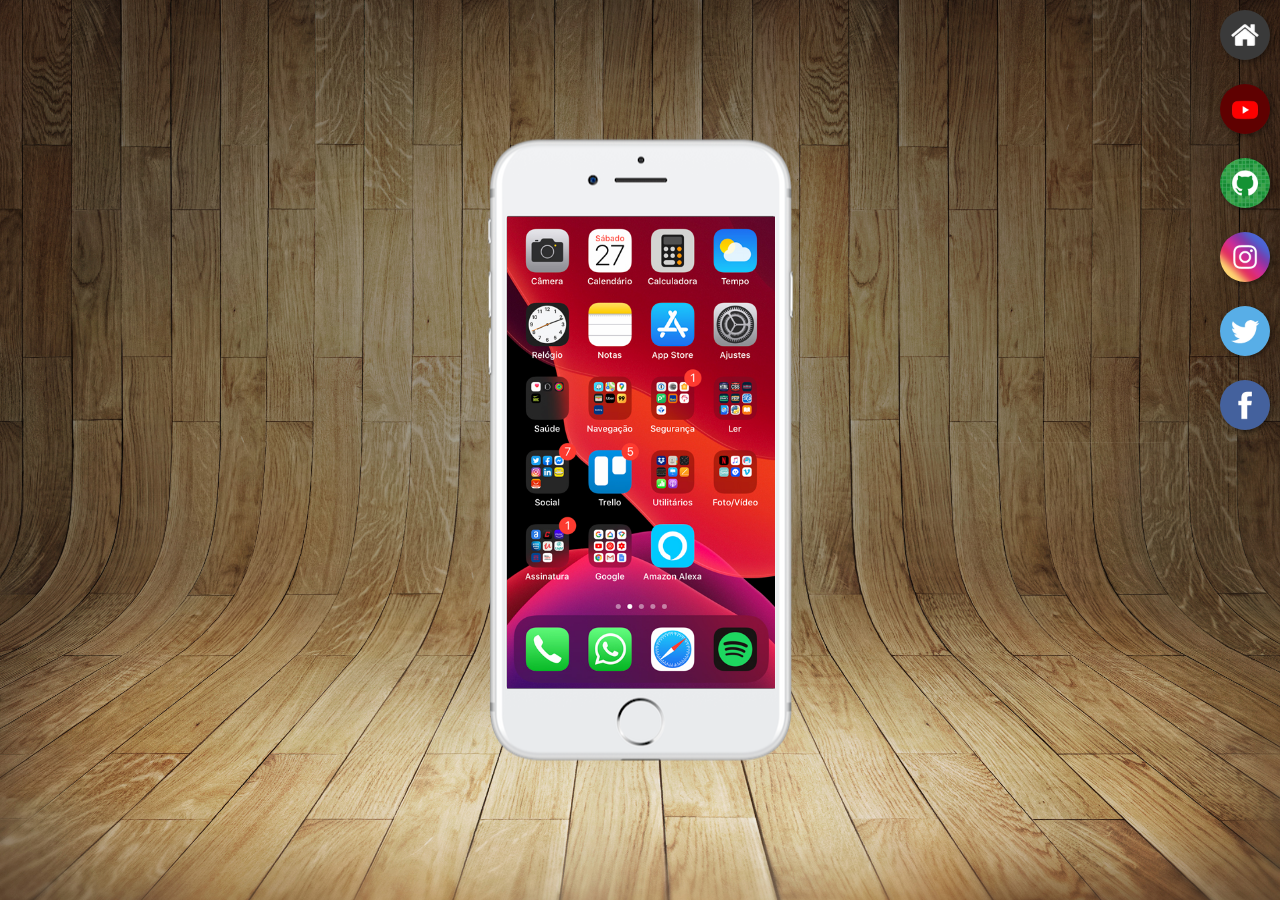
<file: index.html>
<!DOCTYPE html>
<html lang="pt-br">
<head>
    <meta charset="UTF-8">
    <meta http-equiv="X-UA-Compatible" content="IE=edge">
    <meta name="viewport" content="width=device-width, initial-scale=1.0">
    <link rel="shortcut icon" href="favicon.ico" type="image/x-icon">
    <link rel="stylesheet" href="styles/style.css">
    <title>projetos Redes Sociais</title>
</head>
<body>
        <main>
            <section id="telefone">
                <iframe src="home.html" name="tela" id="tela" frameborder="0"> 
                    Seu navegador não é compativel com isso.
                </iframe>
            </section>
            <section id="redes-sociais">
                <a href="home.html" target="tela">
                    <img src="imagens/logo-home.jpg" alt="Home">
                </a><br>
                <a href="youtube.html" target="tela">
                    <img src="imagens/logo-youtube.jpg" alt="Youtube">
                </a><br>
                <a href="github.html" target="tela">
                    <img src="imagens/logo-github.jpg" alt="GitHub">
                </a><br>
                <a href="instagram.html" target="tela">
                    <img src="imagens/logo-instagram.jpg" alt="Instagram">
                </a><br>
                <a href="twitter.html" target="tela">
                    <img src="imagens/logo-twitter.jpg" alt="Twitter">
                </a><br>
                <a href="facebook.html" target="tela">
                    <img src="imagens/logo-facebook.jpg" alt="Facebook"><br>
                </a>
            </section>
        </main>
</body>
</html>
</file>
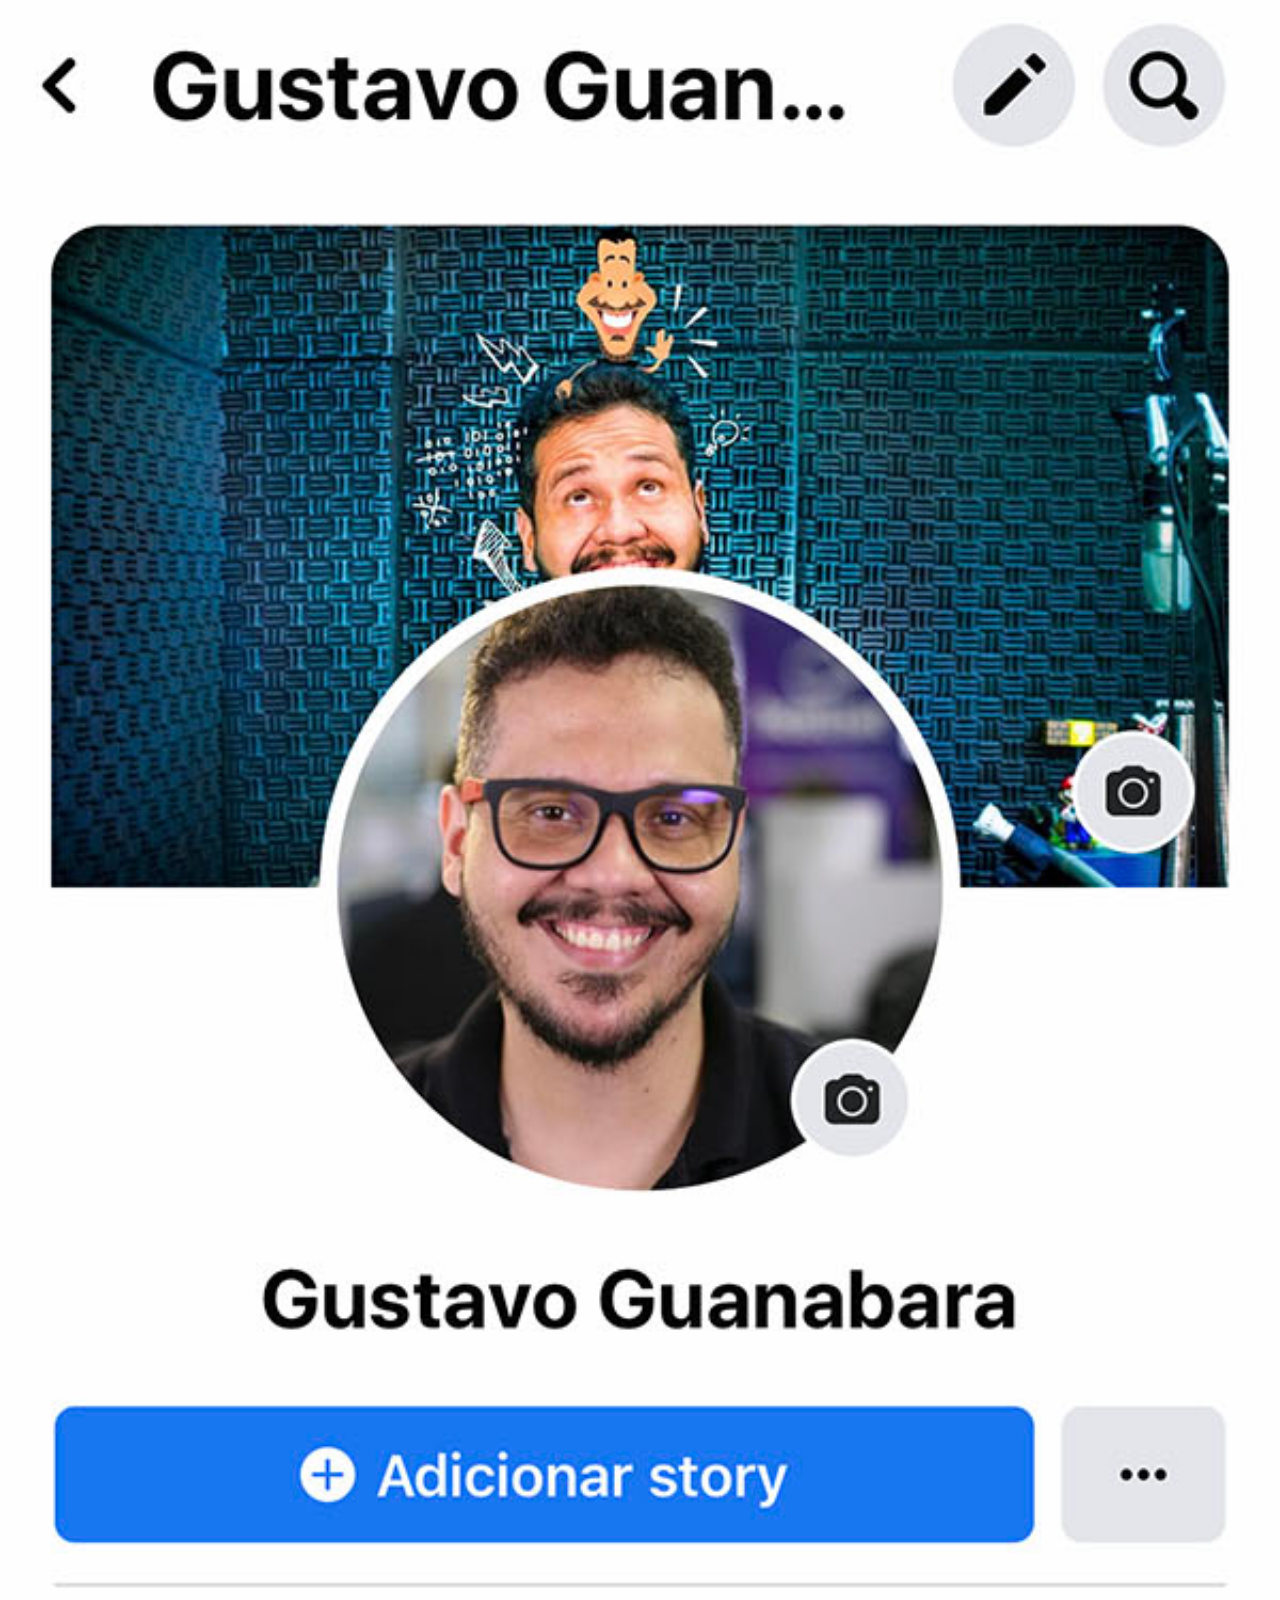
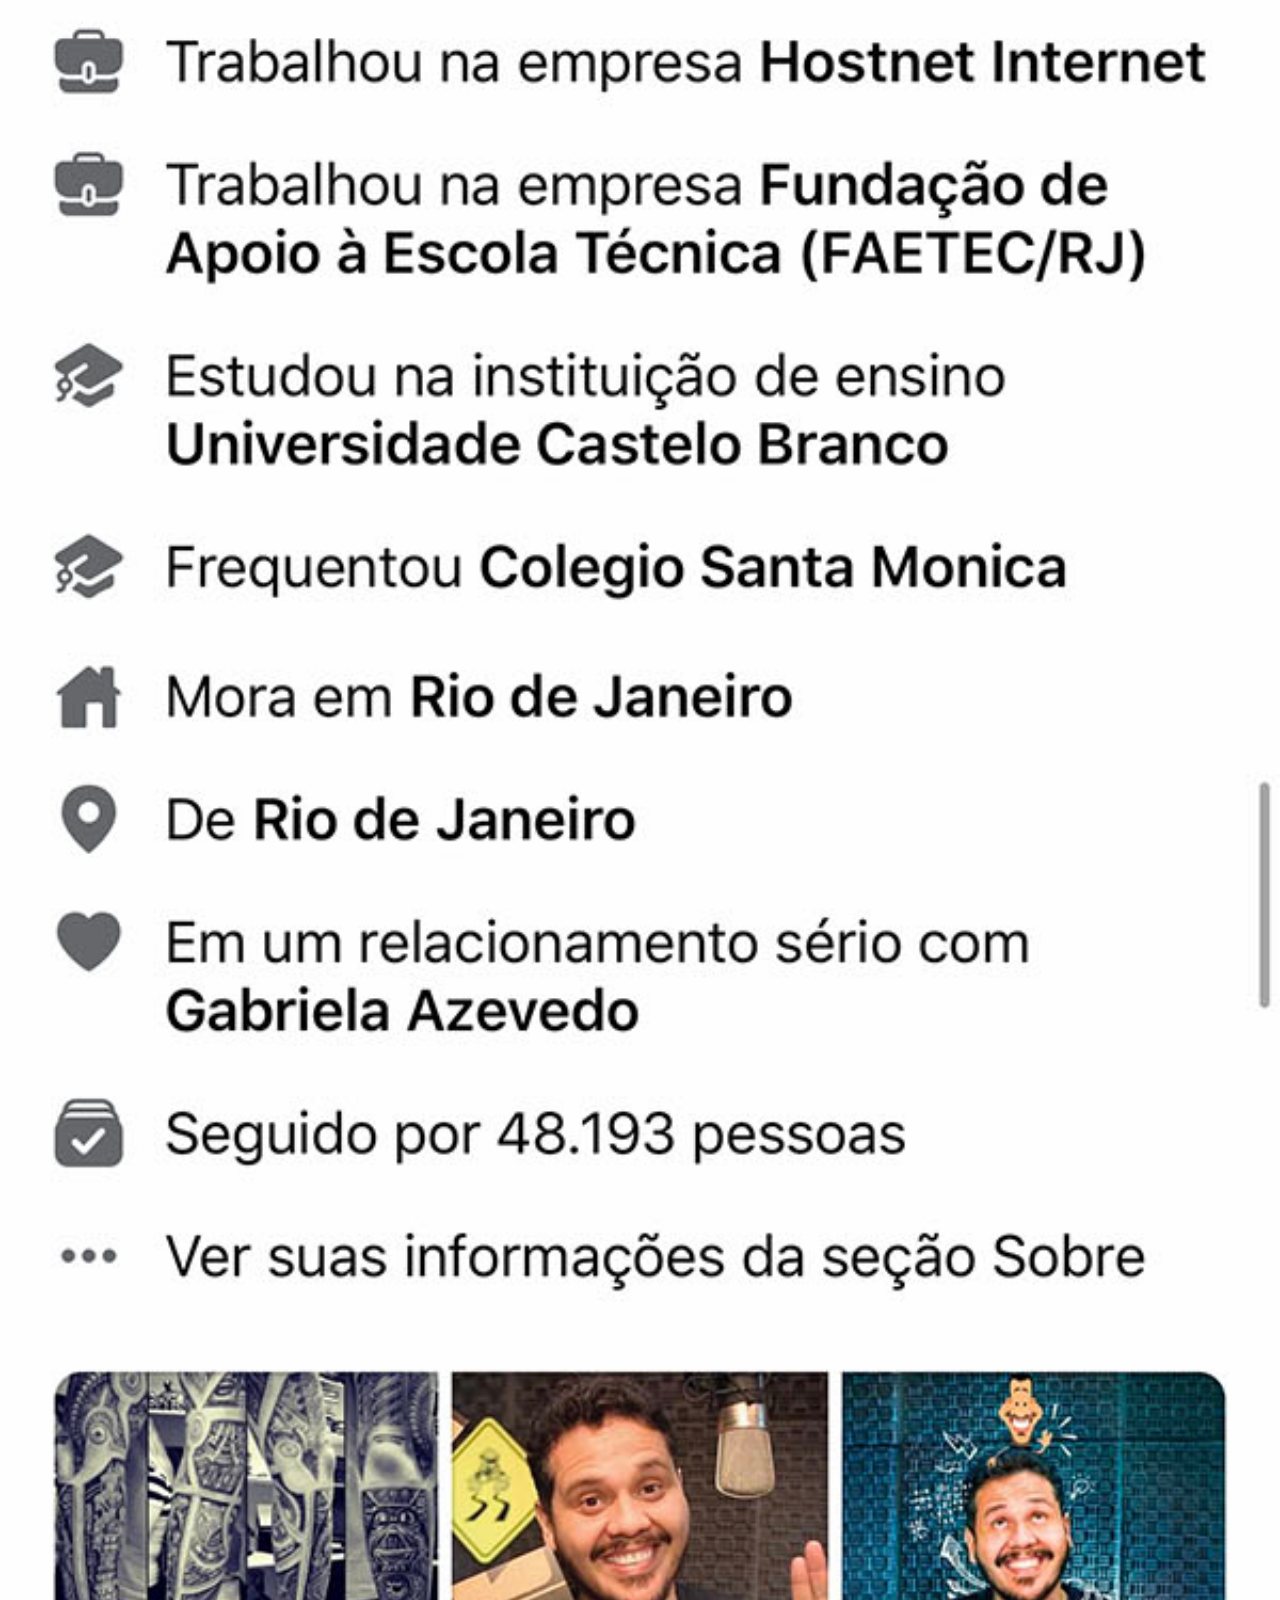
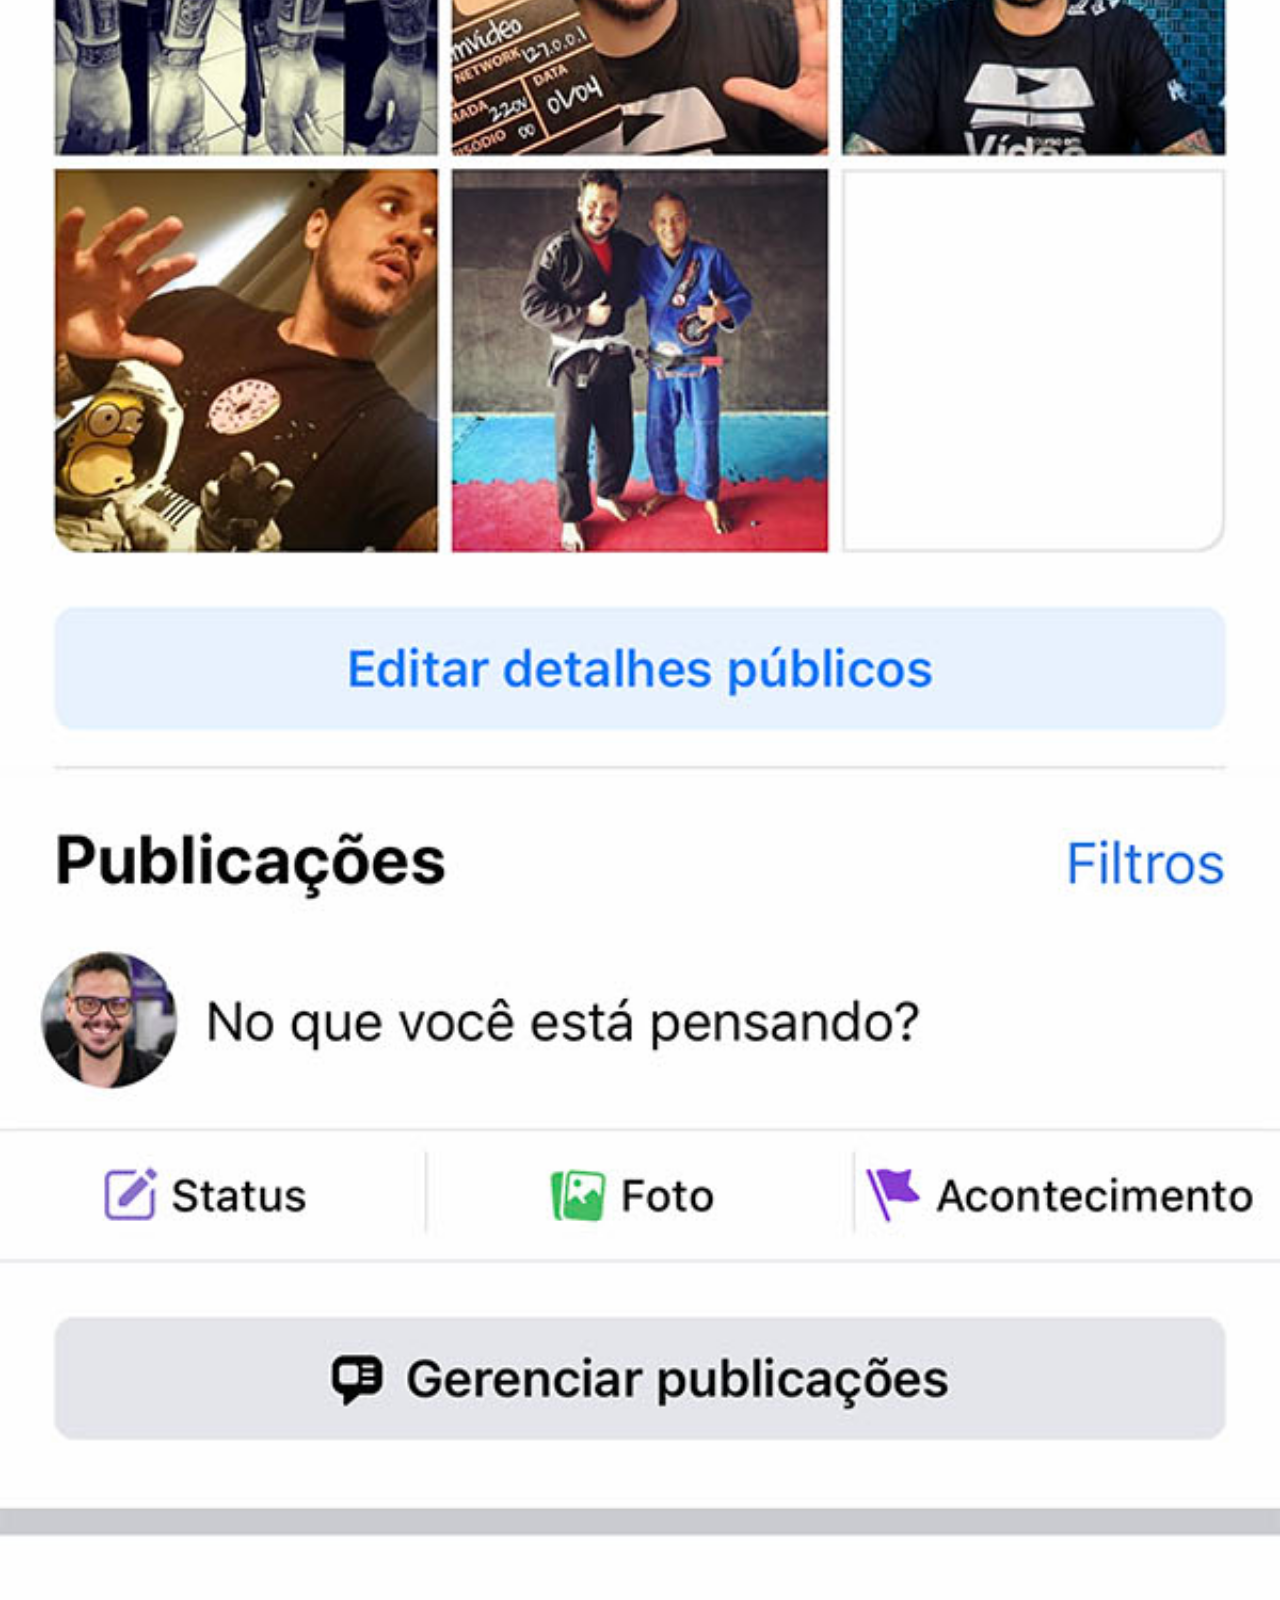
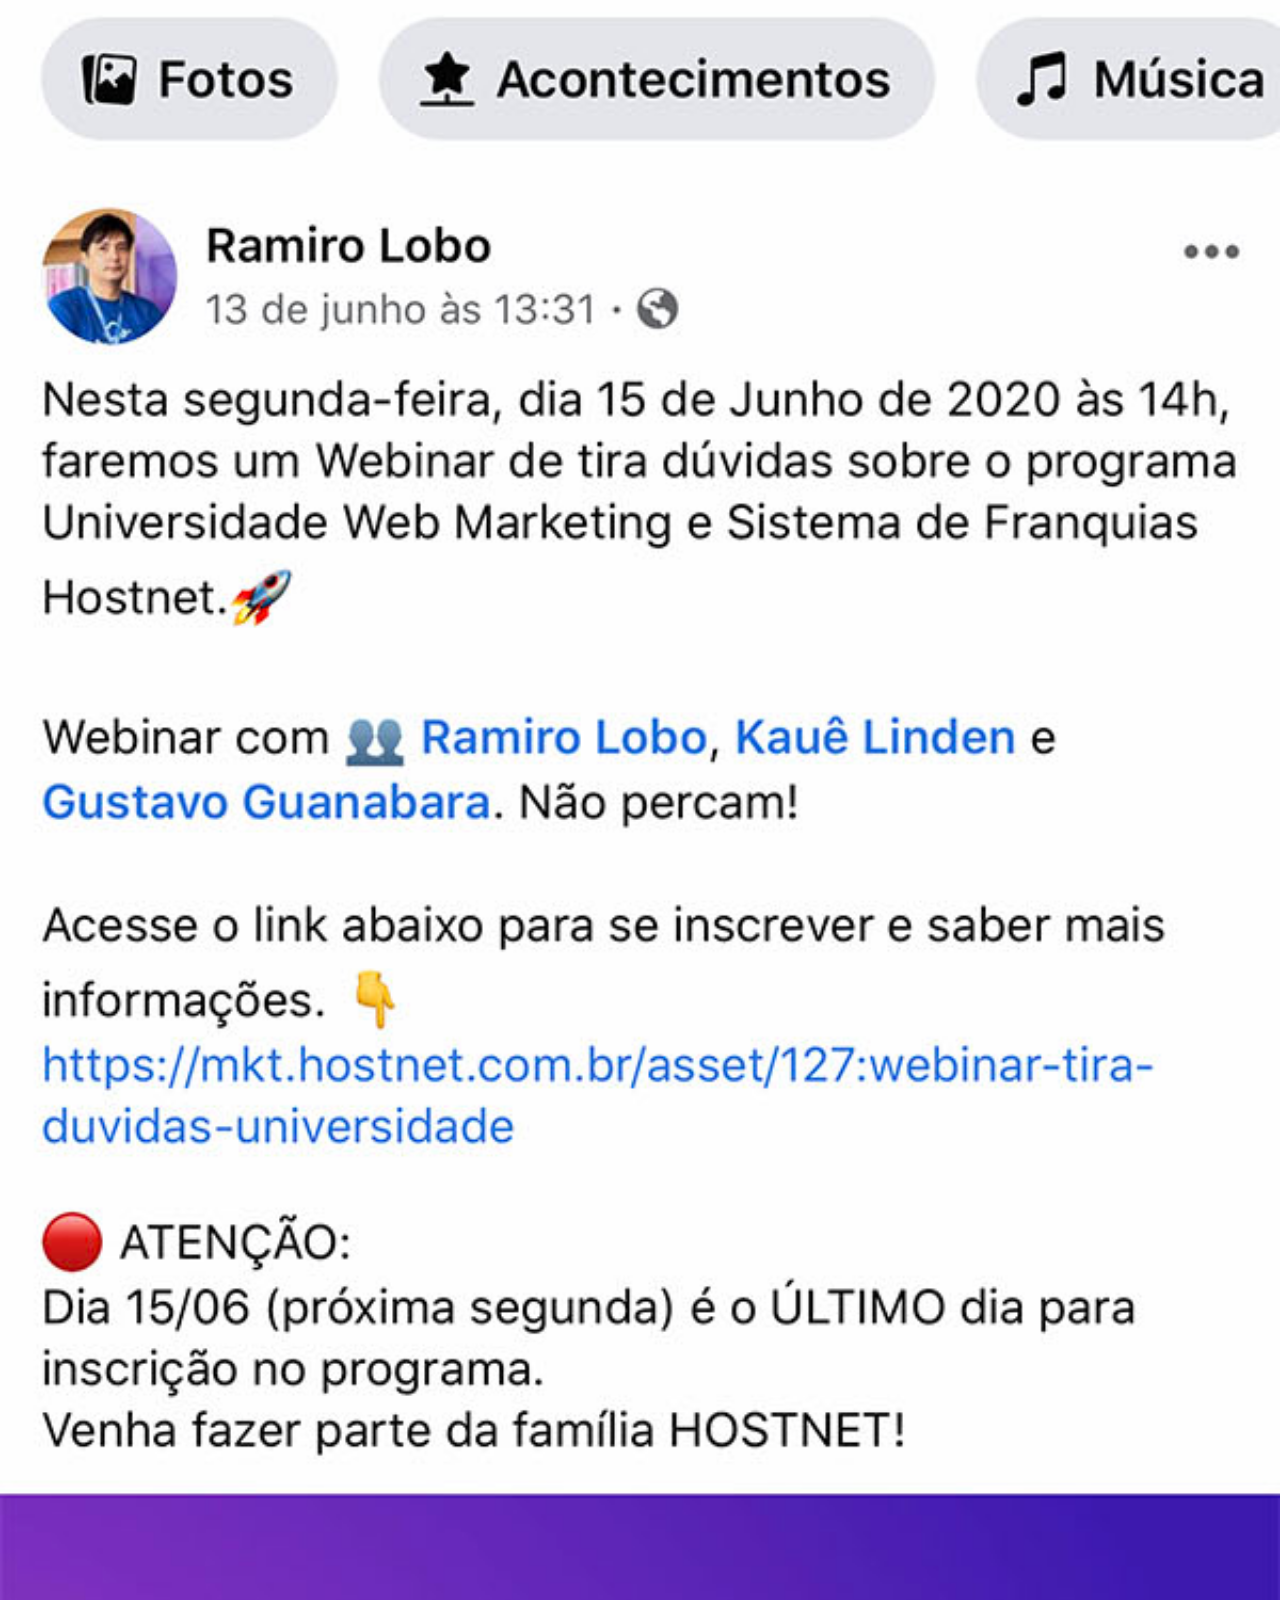
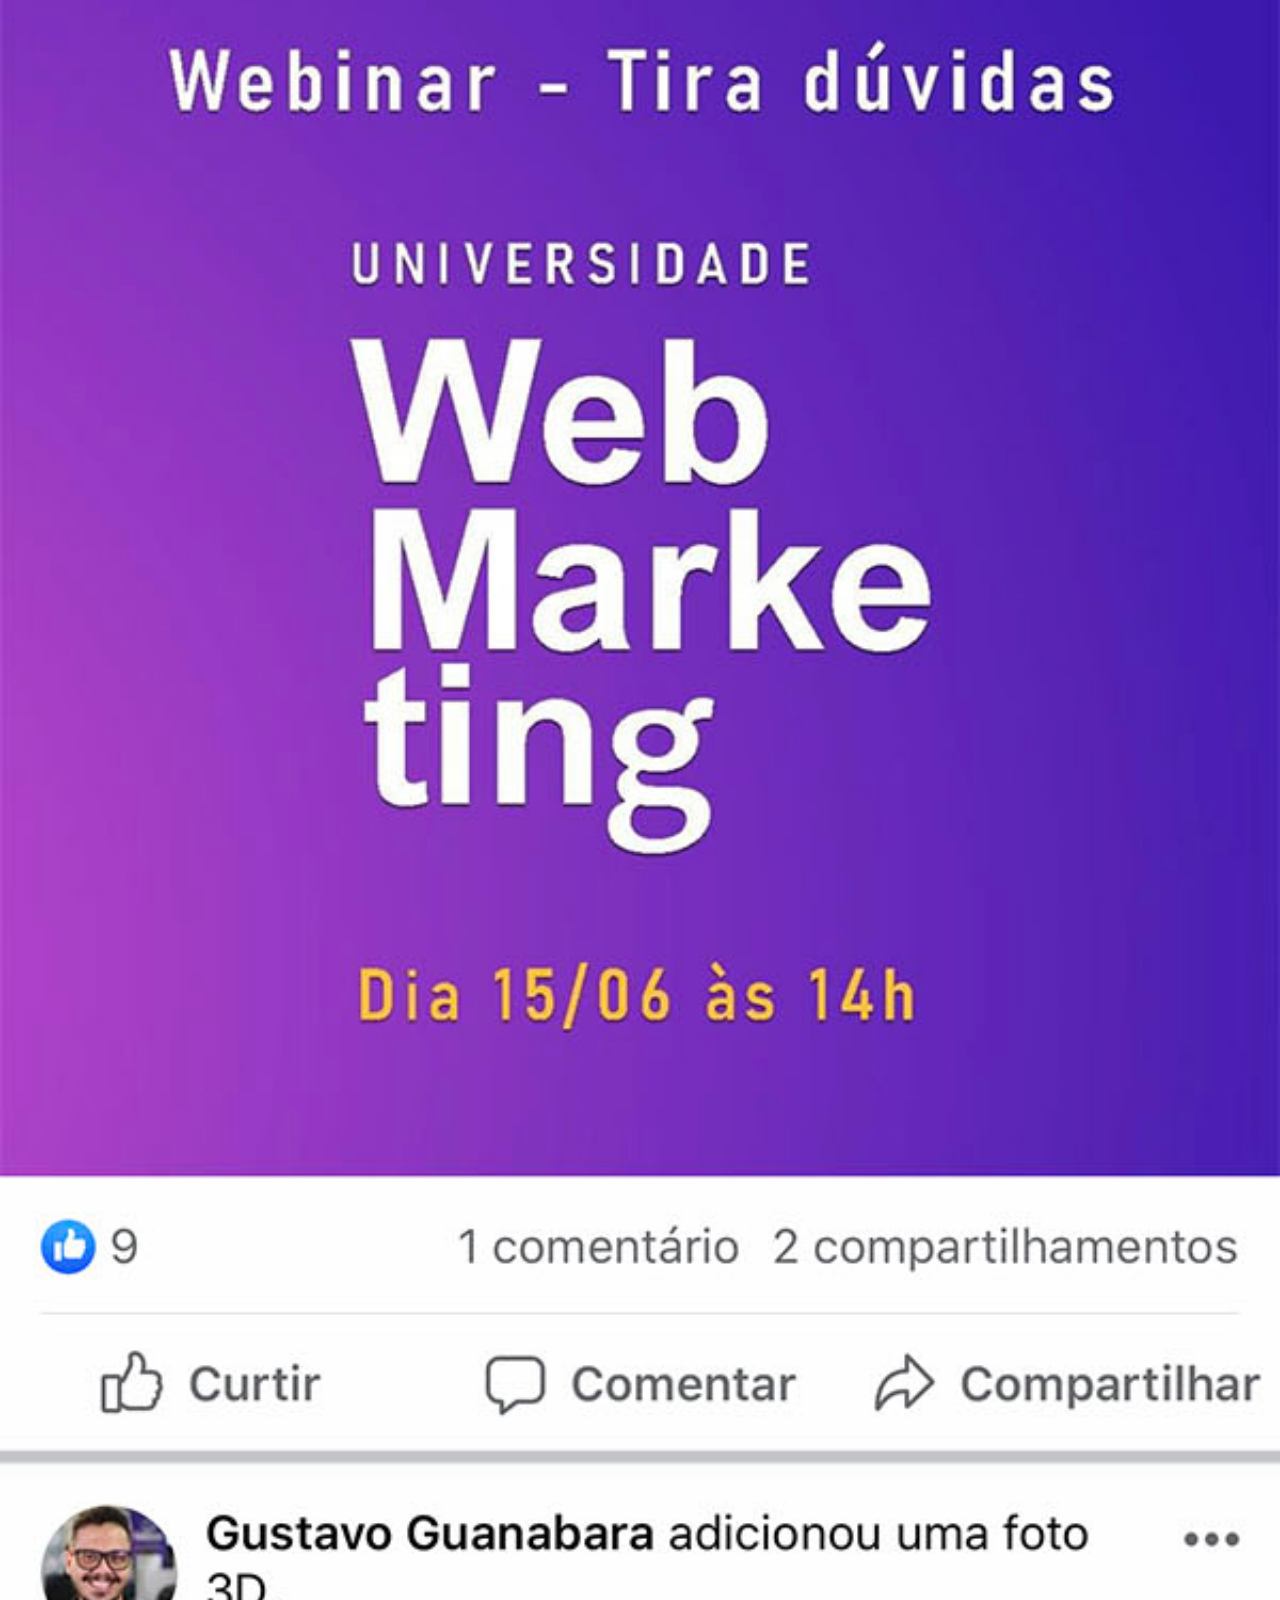
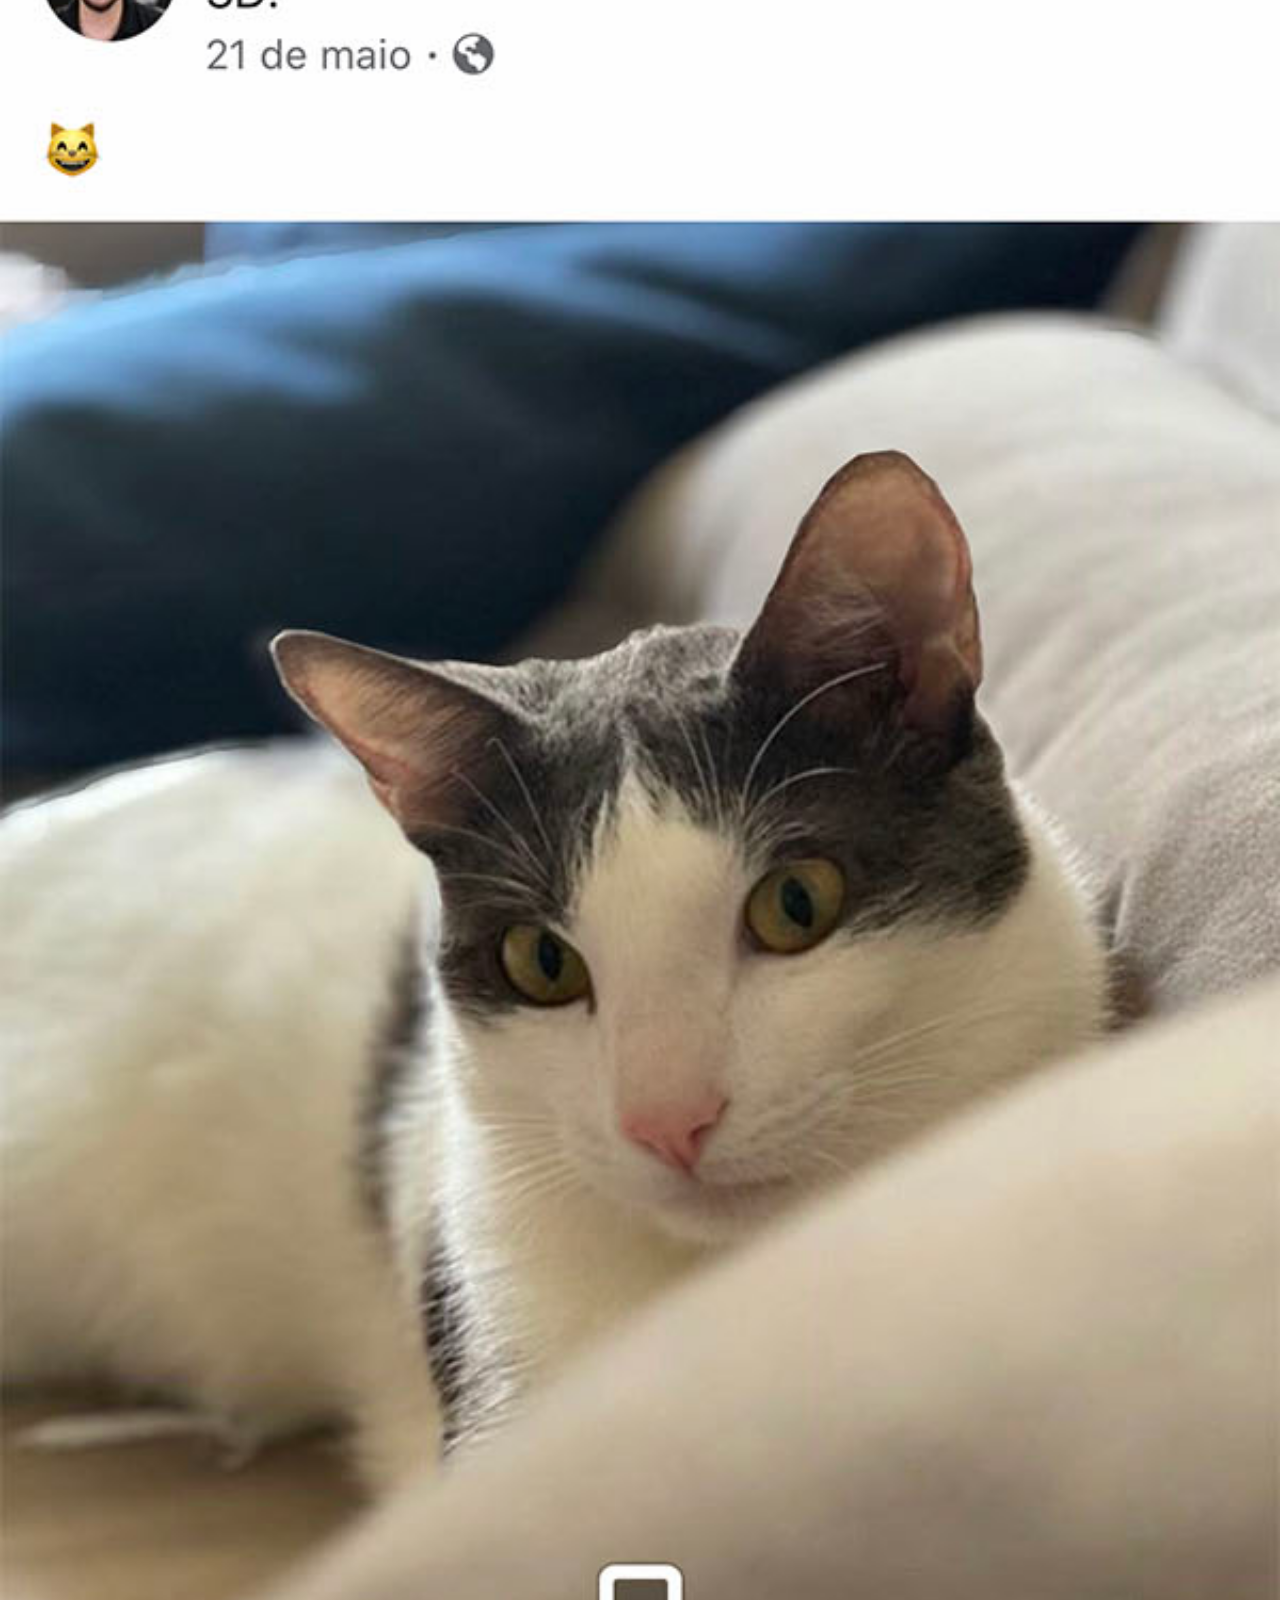
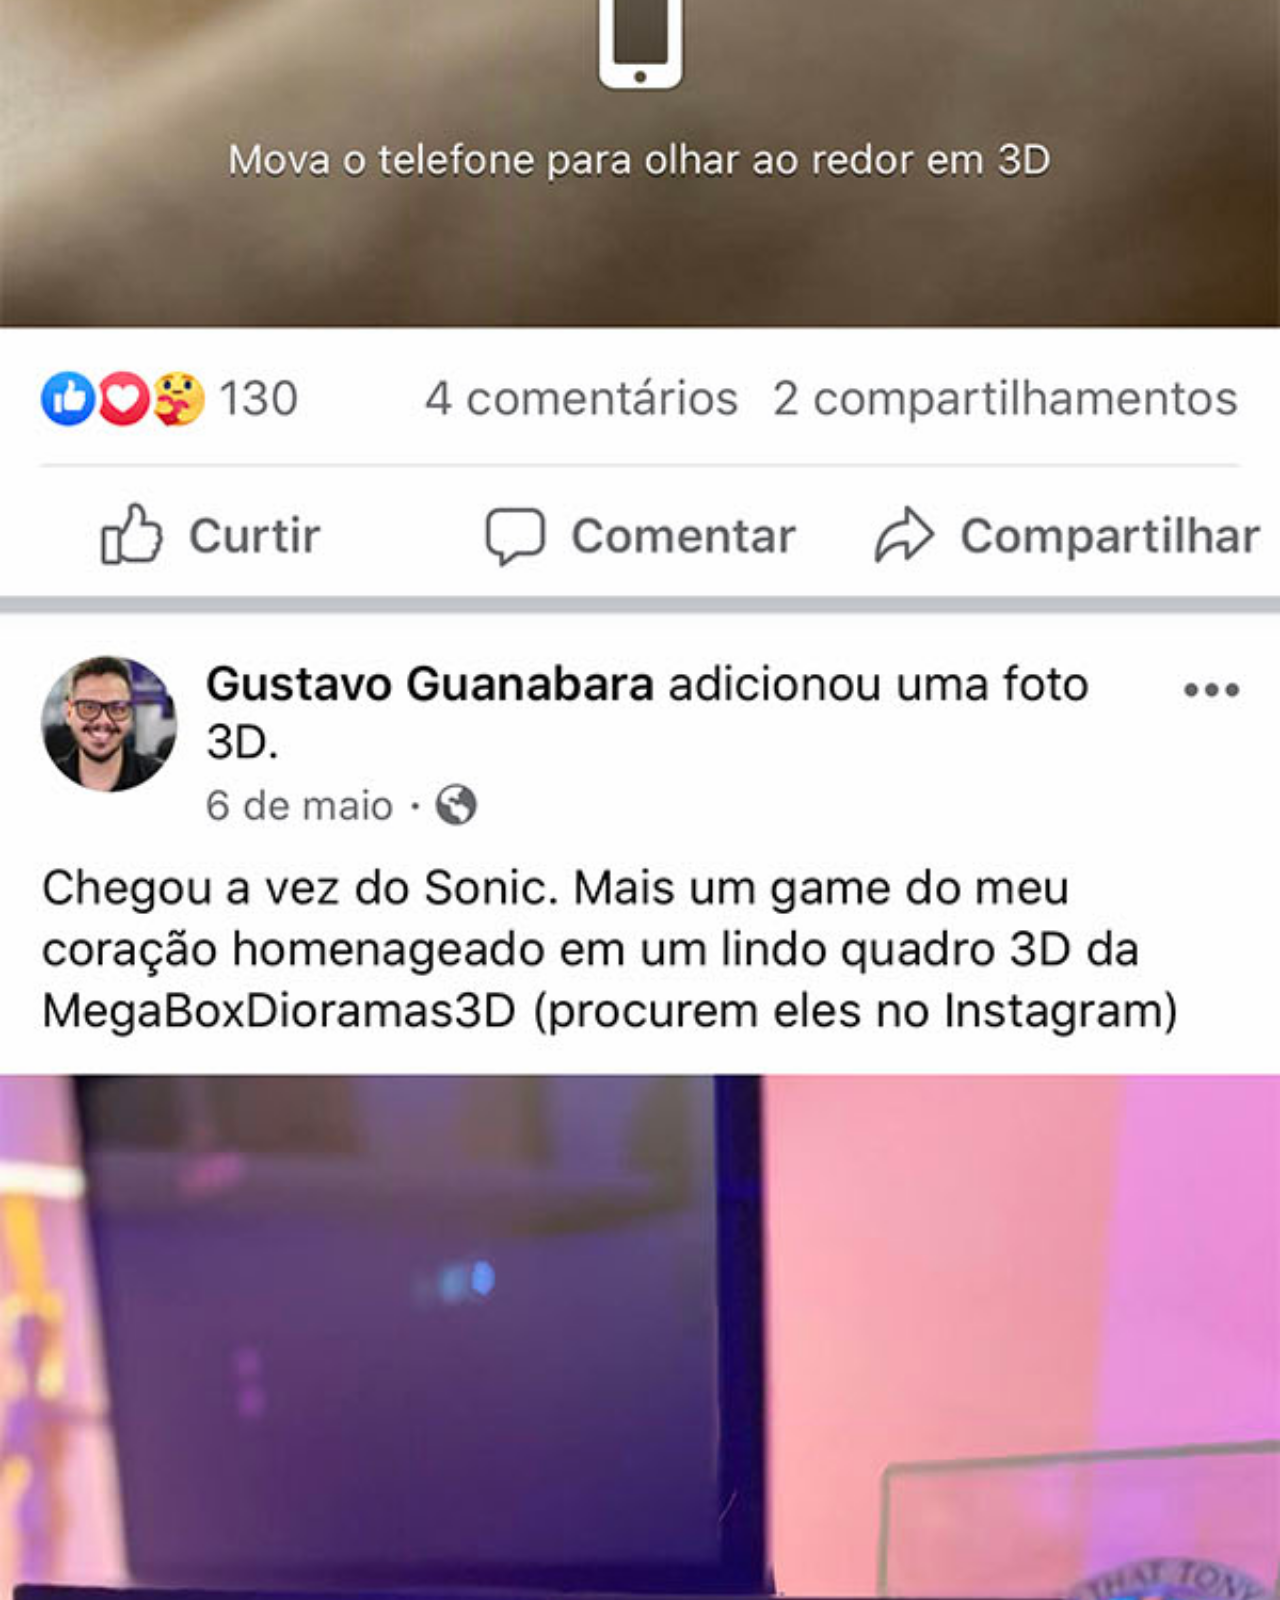
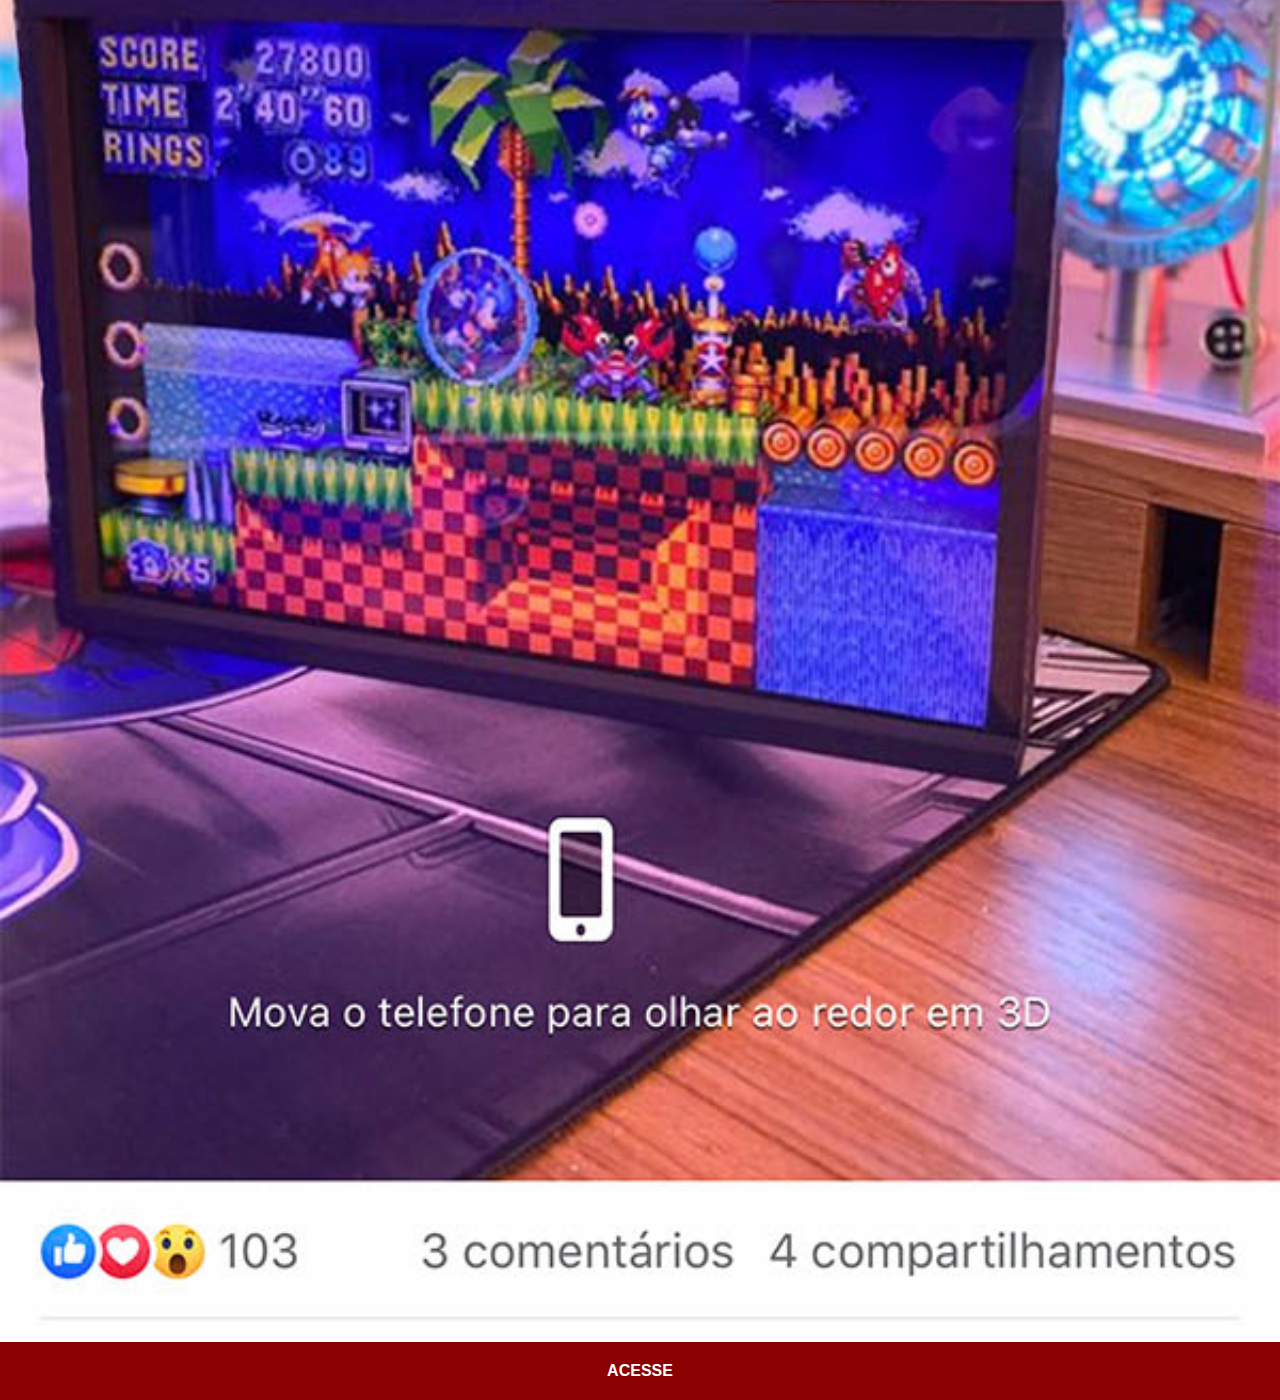
<file: facebook.html>
<!DOCTYPE html>
<html lang="pt-br">
<head>
    <meta charset="UTF-8">
    <meta http-equiv="X-UA-Compatible" content="IE=edge">
    <meta name="viewport" content="width=device-width, initial-scale=1.0">
    <link rel="stylesheet" href="styles/social.css">
    <title>Facebook</title>
</head>
<body>
    <img src="imagens/tela-facebook.jpg" alt="Facebook">
    <a href="https://www.facebook.com/gustavoguanabara" target="_blank">ACESSE</a>
</body>
</html>
</file>
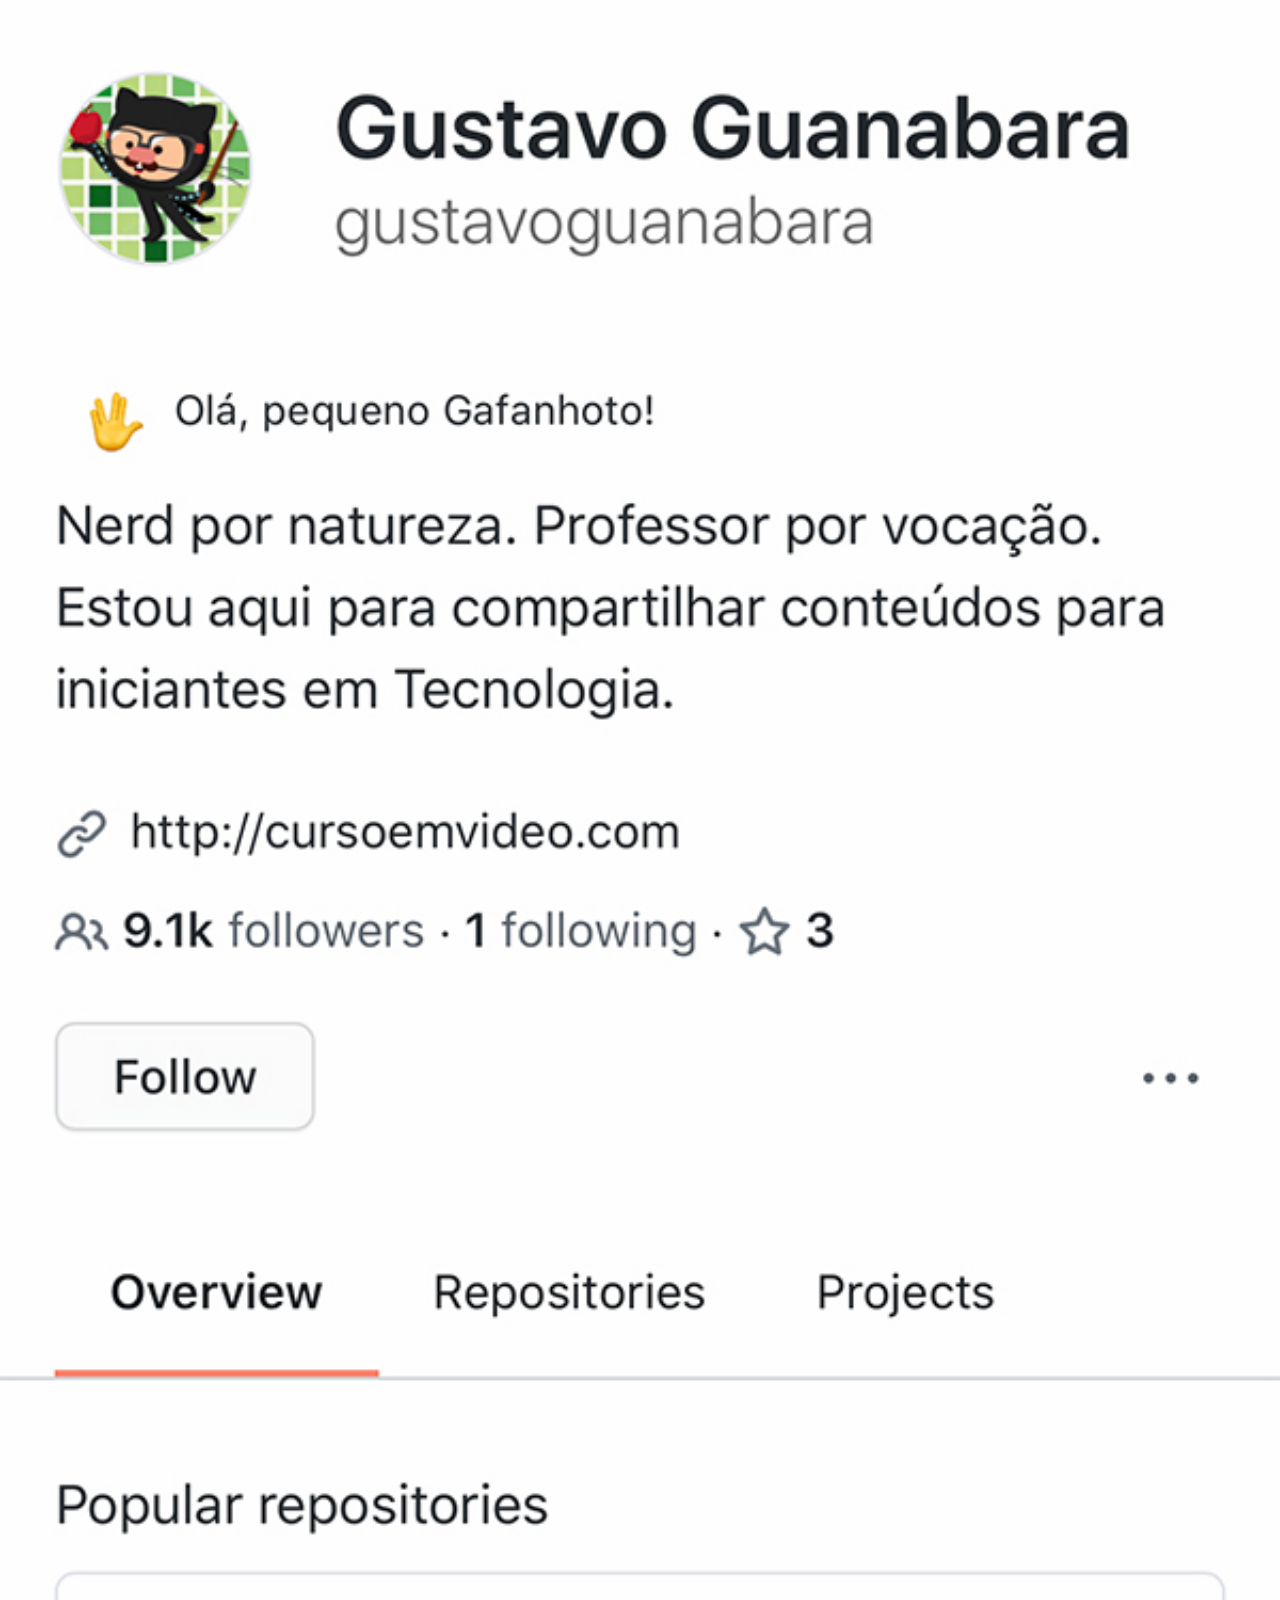
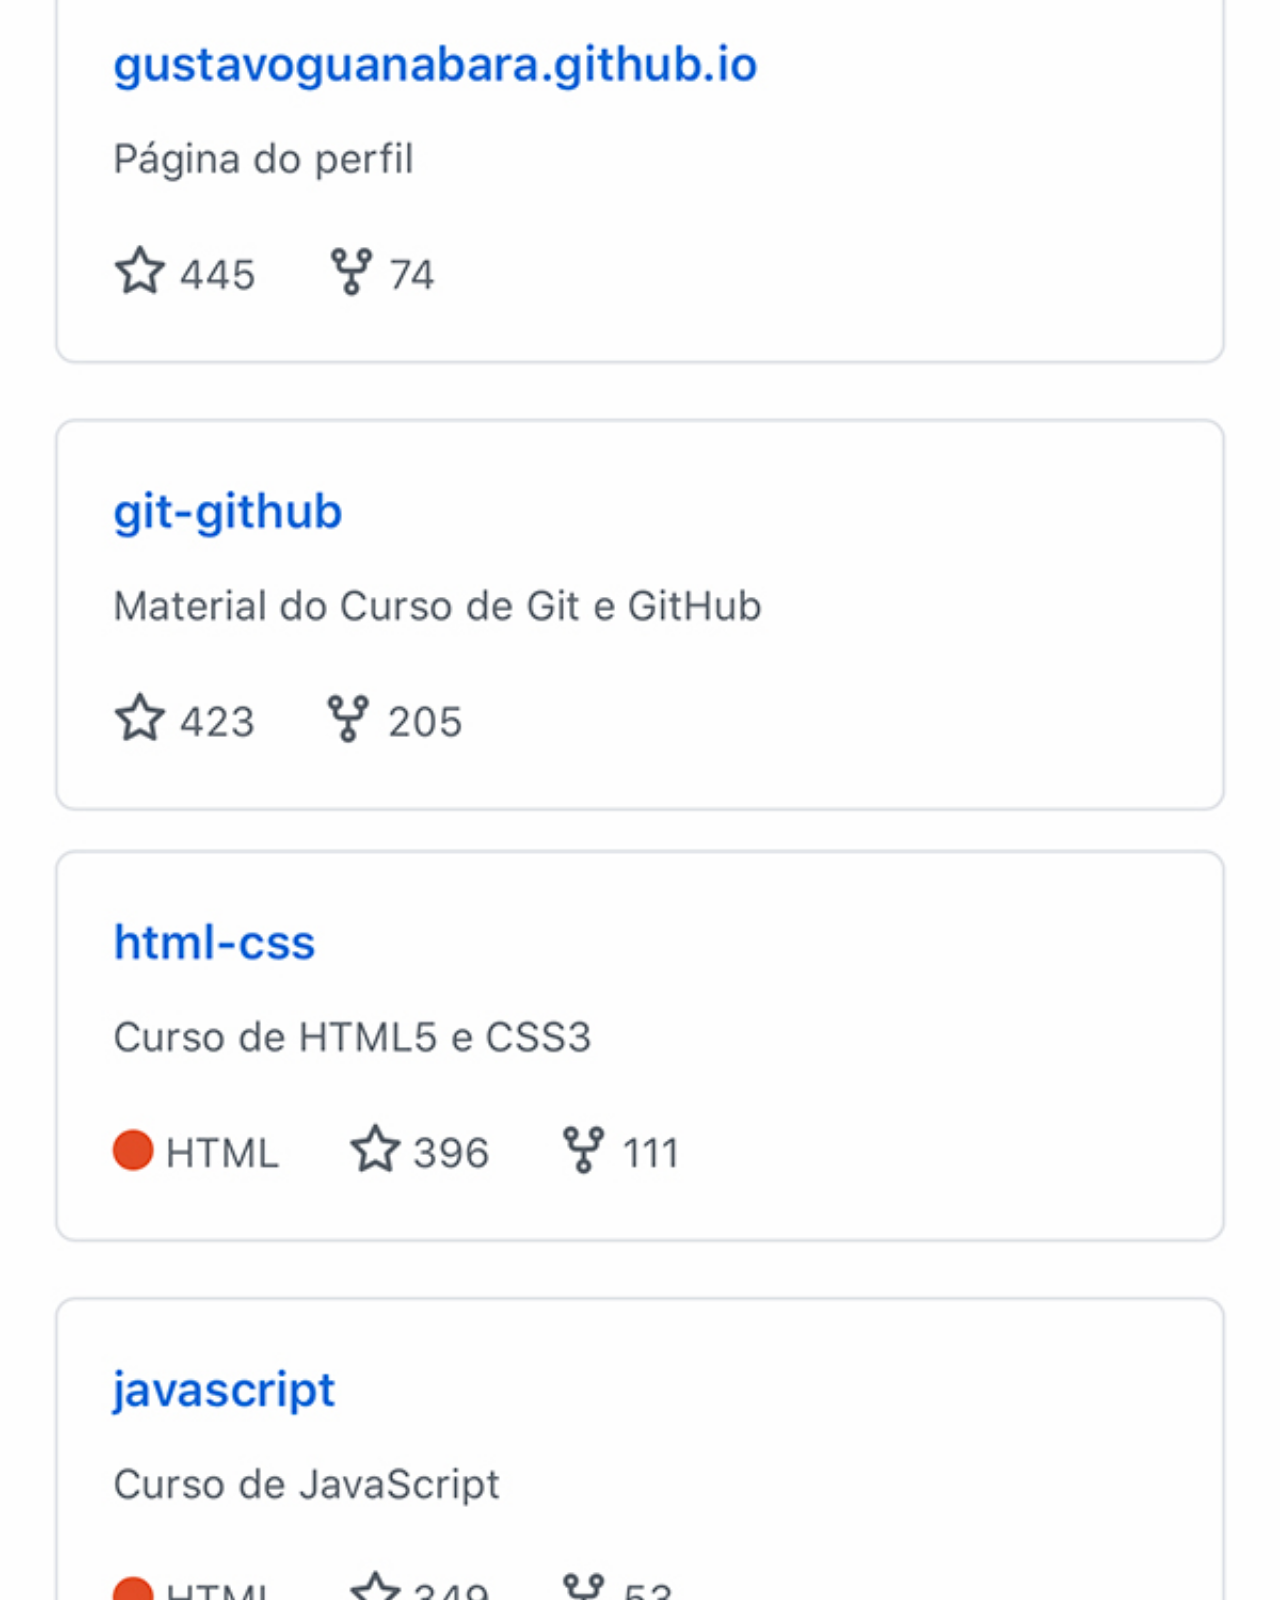
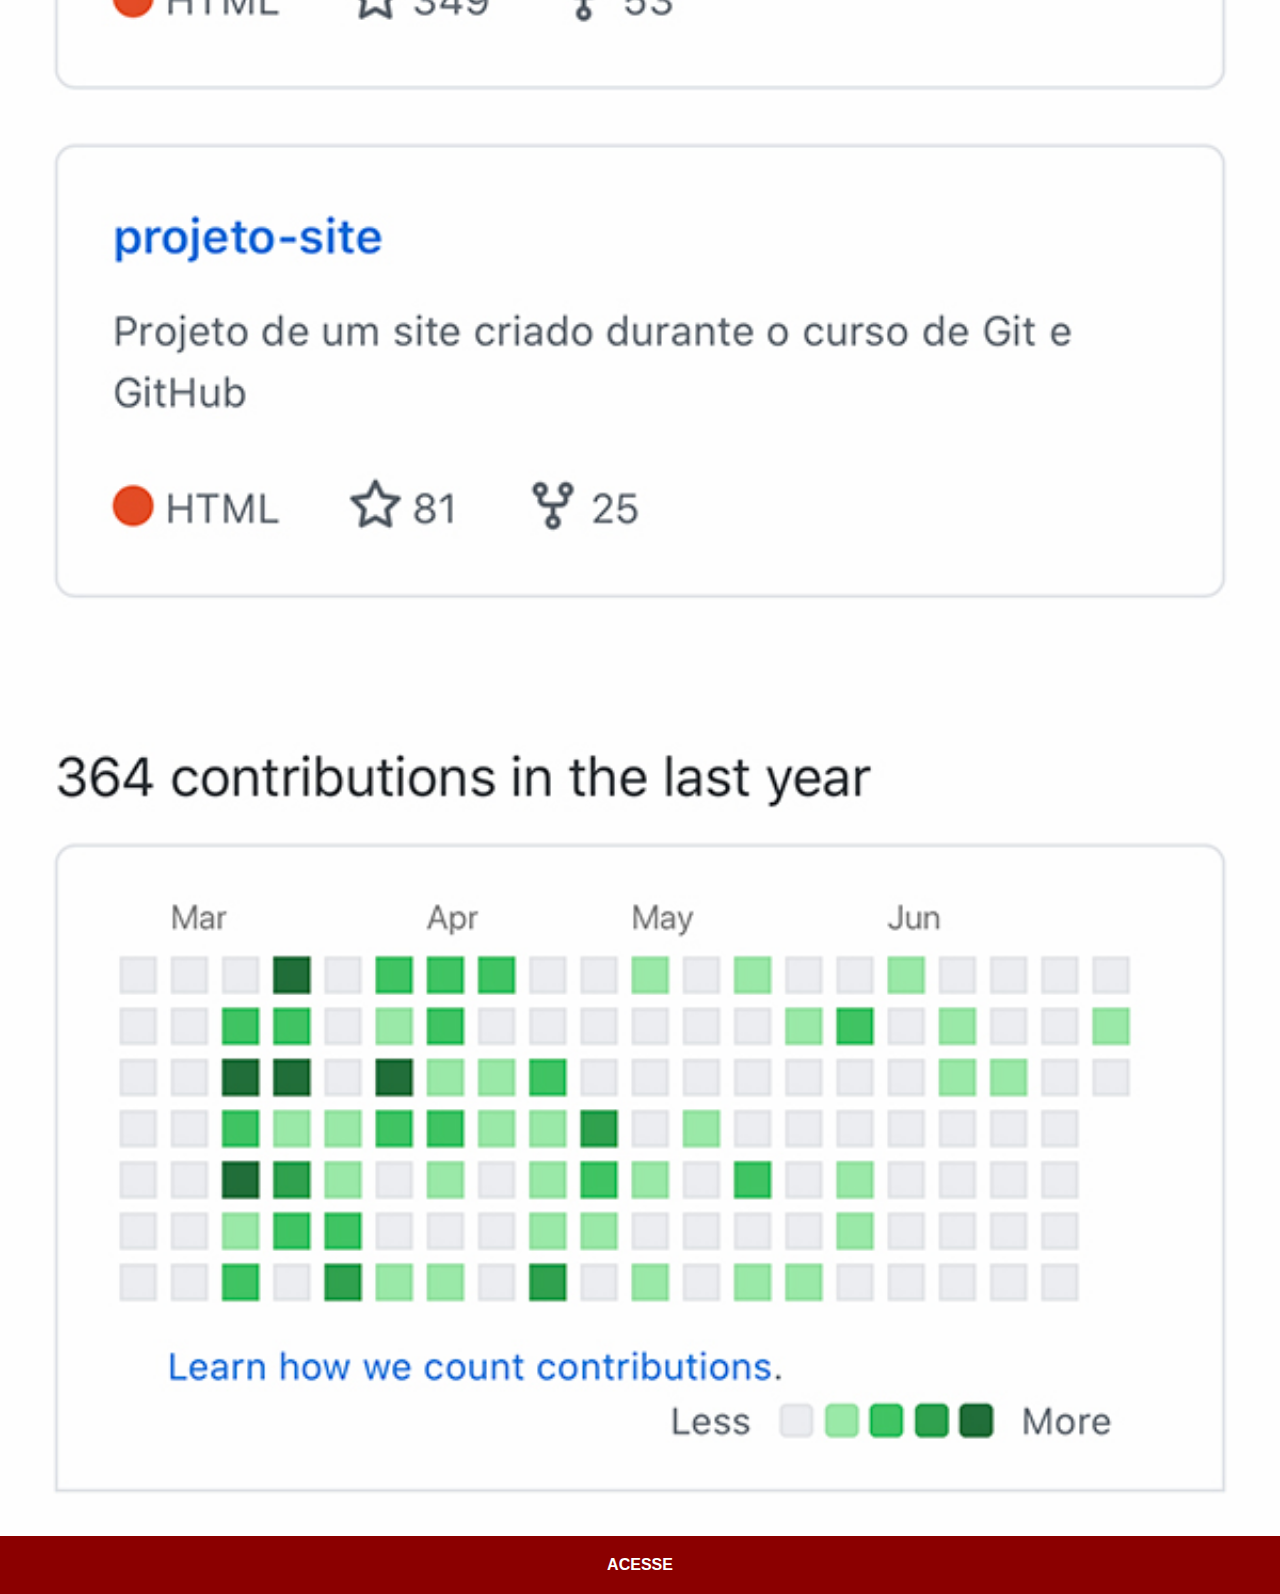
<file: github.html>
<!DOCTYPE html>
<html lang="pt-br">
<head>
    <meta charset="UTF-8">
    <meta http-equiv="X-UA-Compatible" content="IE=edge">
    <meta name="viewport" content="width=device-width, initial-scale=1.0">
    <link rel="stylesheet" href="styles/social.css">
    <title>GitHub</title>
</head>
<body>
    <img src="imagens/tela-github.jpg" alt="GitHub">
    <a href="https://github.com/gustavoguanabara" target="_blank">ACESSE</a>
</body>
</html>
</file>
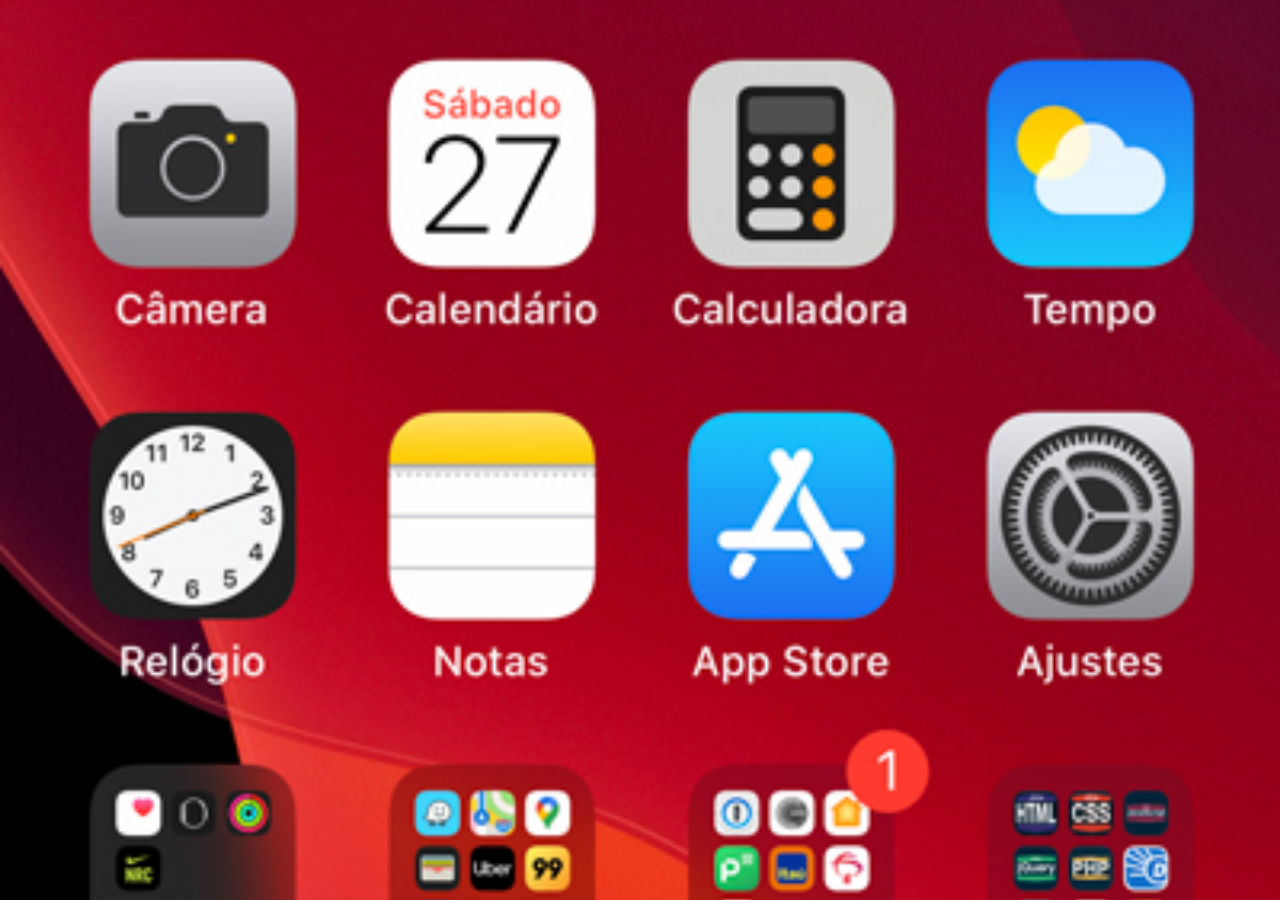
<file: home.html>
<!DOCTYPE html>
<html lang="pt-br">
<head>
    <meta charset="UTF-8">
    <meta http-equiv="X-UA-Compatible" content="IE=edge">
    <meta name="viewport" content="width=device-width, initial-scale=1.0">
    <title>Home</title>
</head>
<style>
    * {
        margin: 0px;
        padding: 0px;
    }

    body {
        width: 100vw;
        height: 100vh;
        background: black url('imagens/tela-home.jpg') no-repeat top center;
        background-size: cover;
    }
</style>
<body id="home">
    
</body>
</html>
</file>
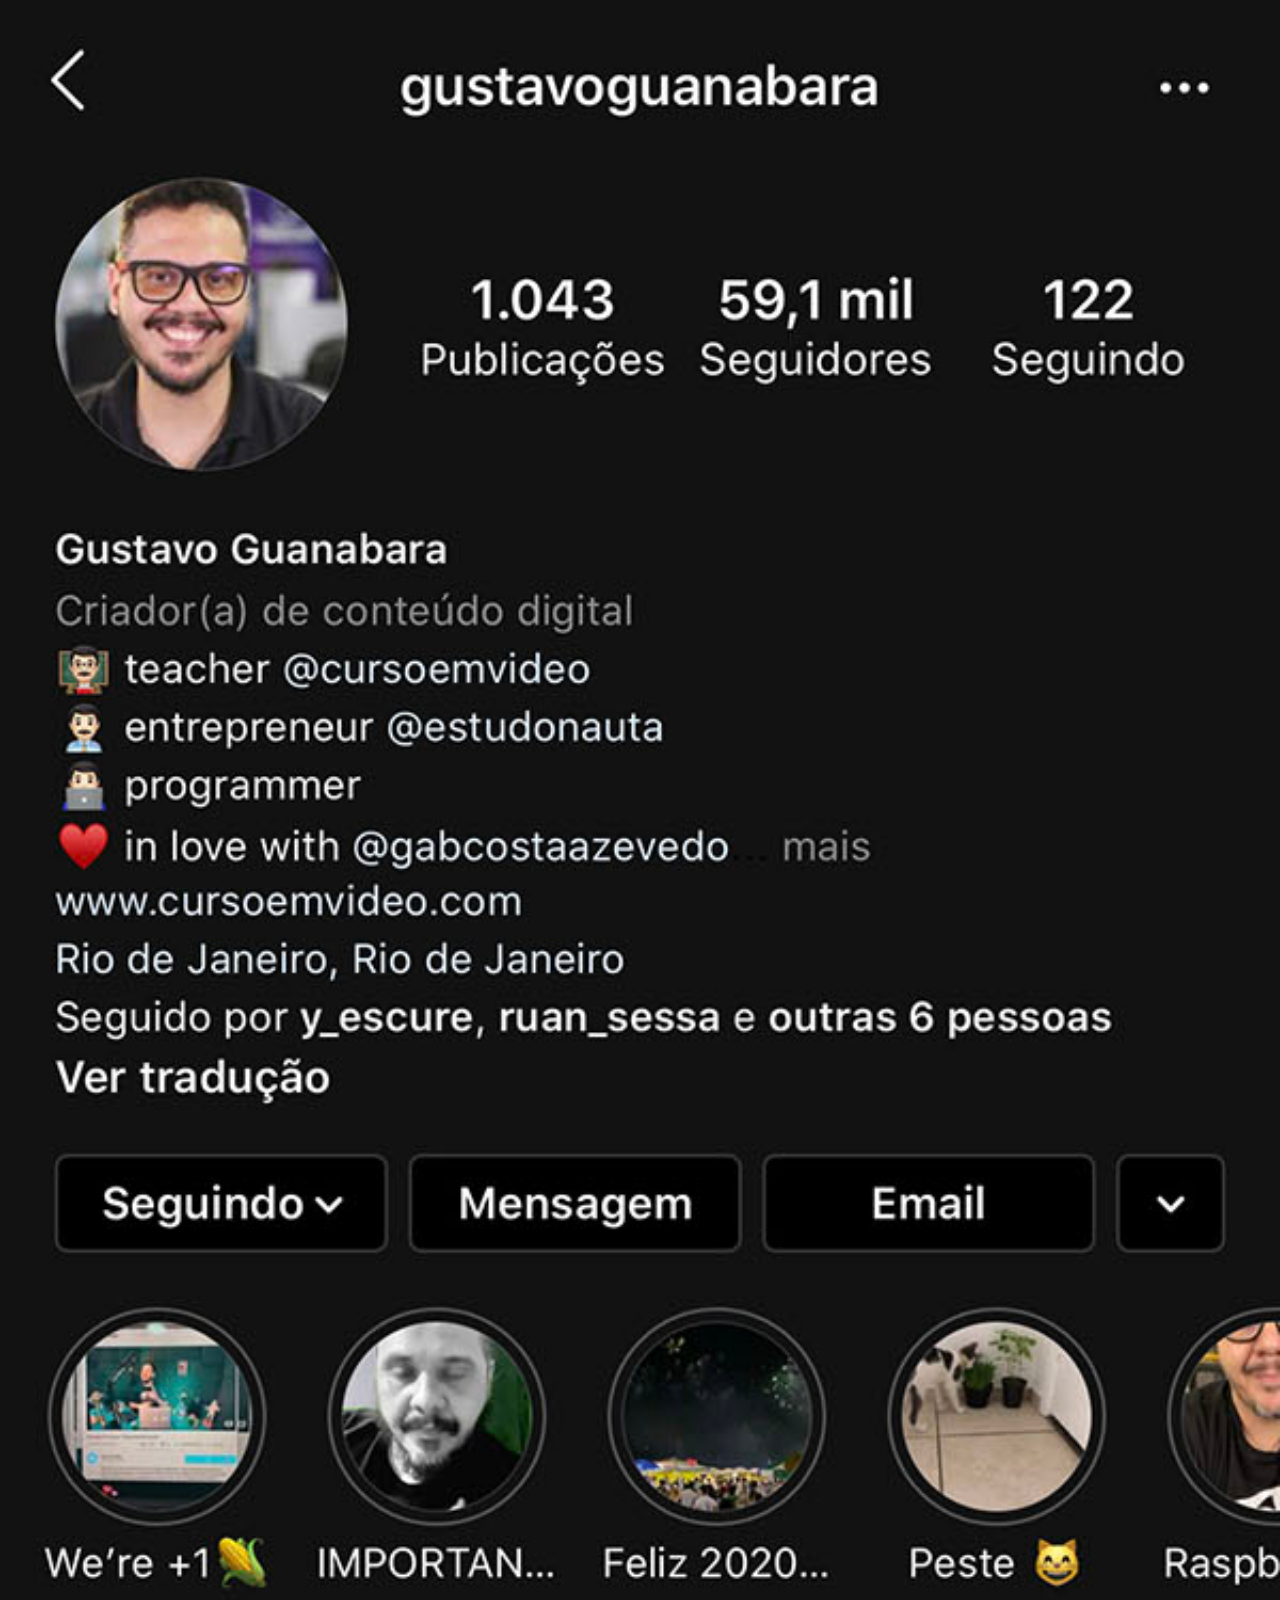
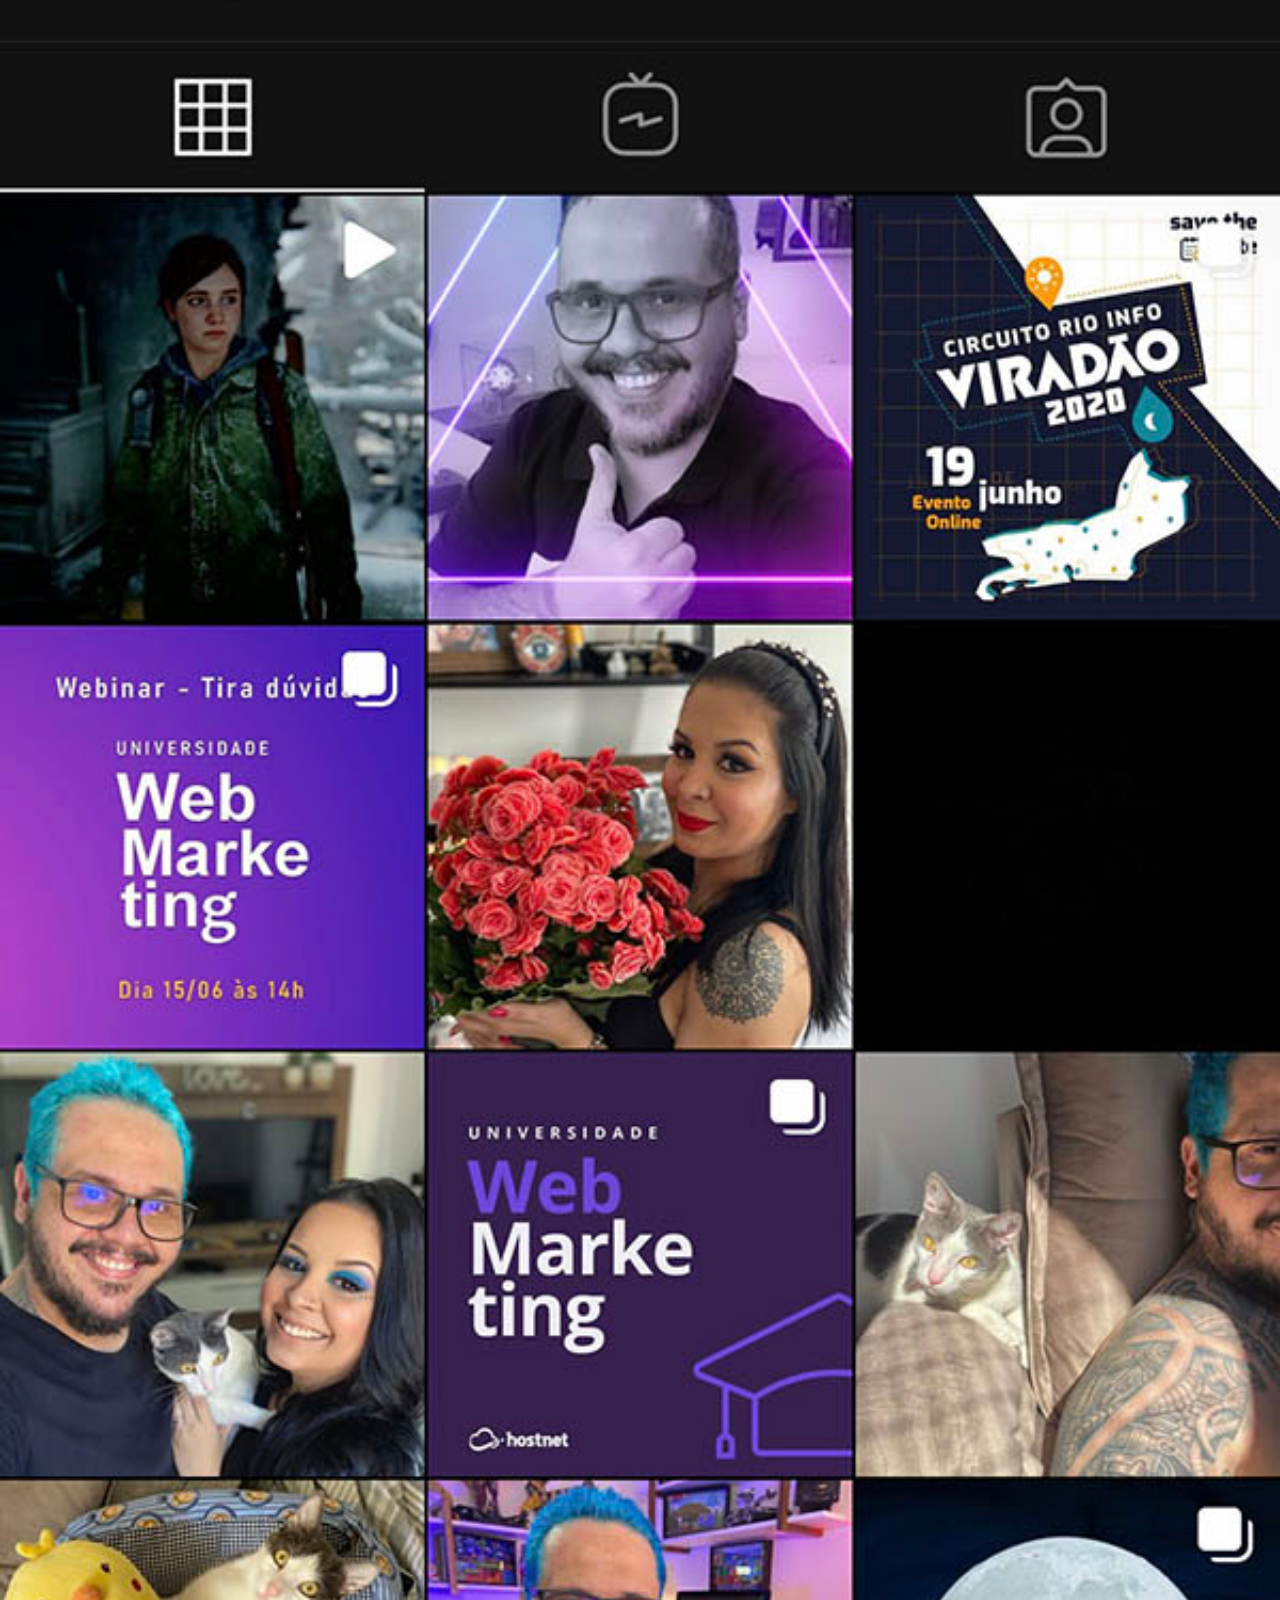
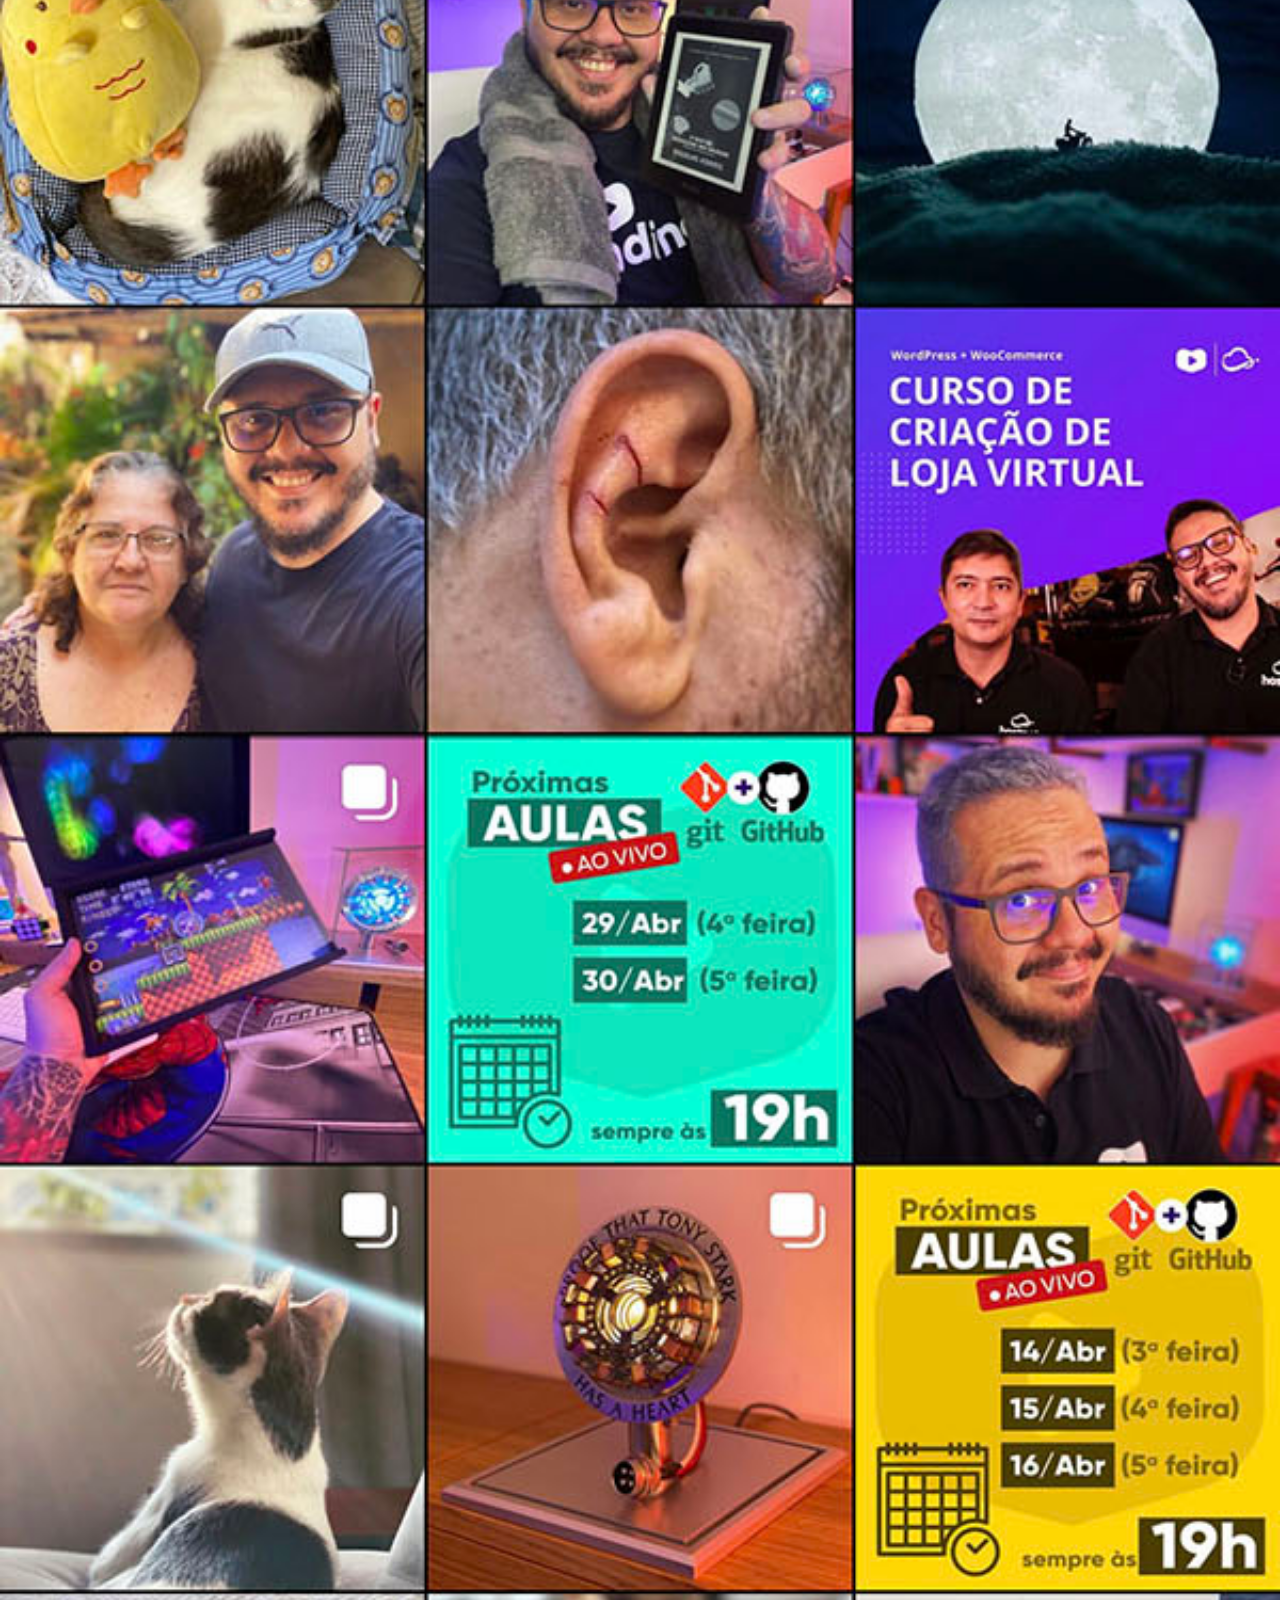
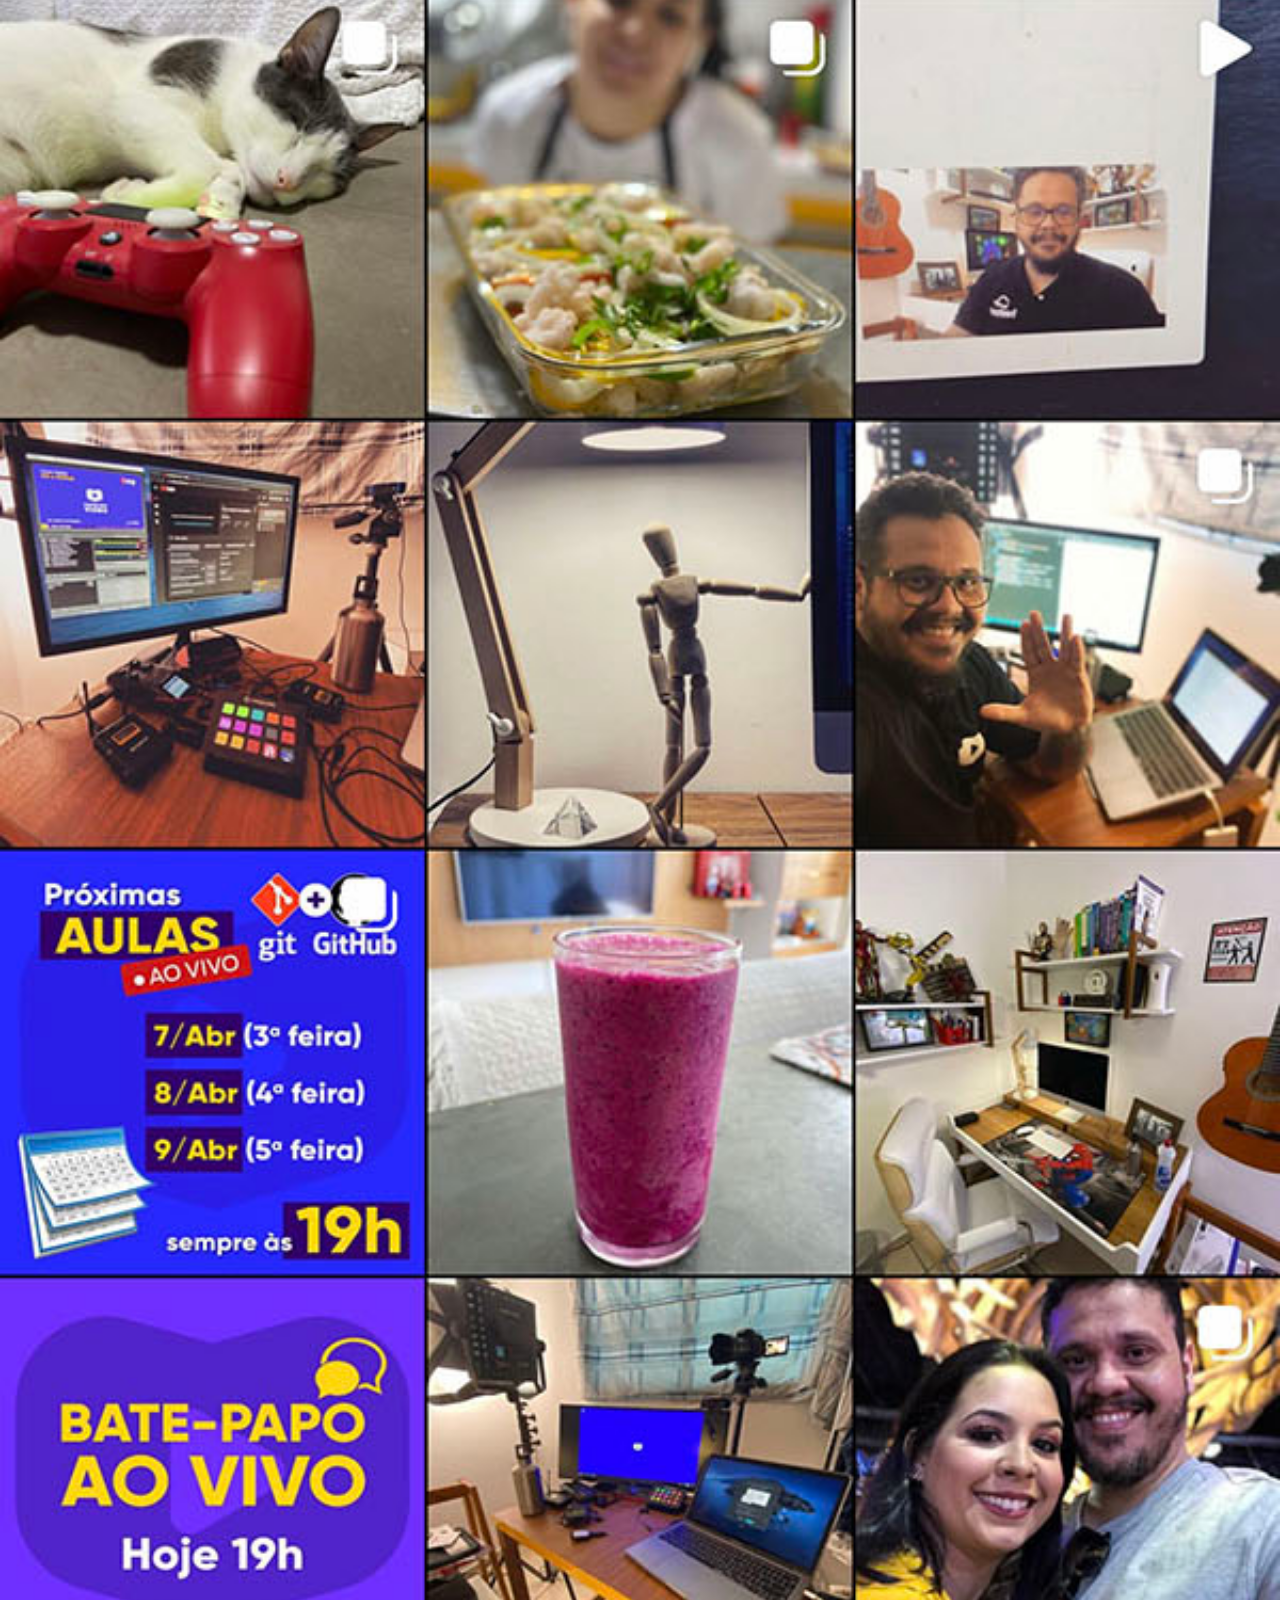
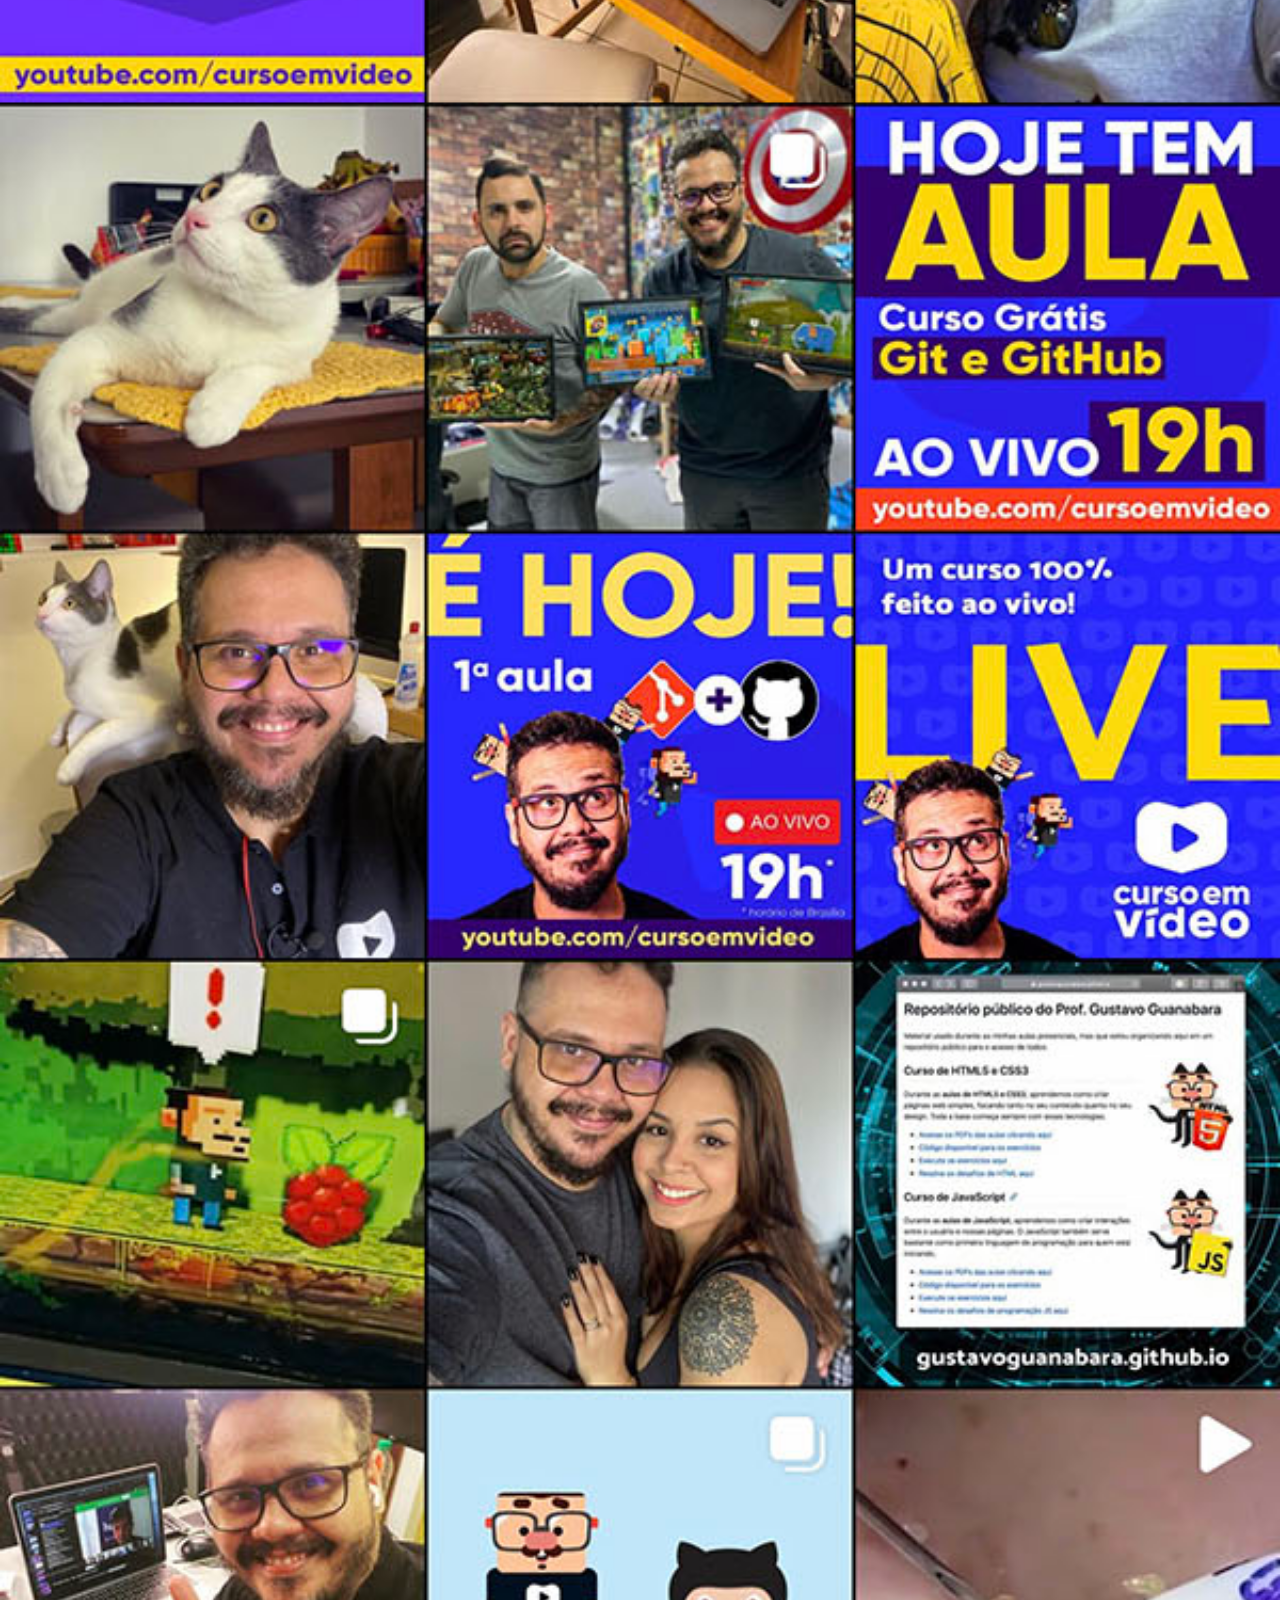
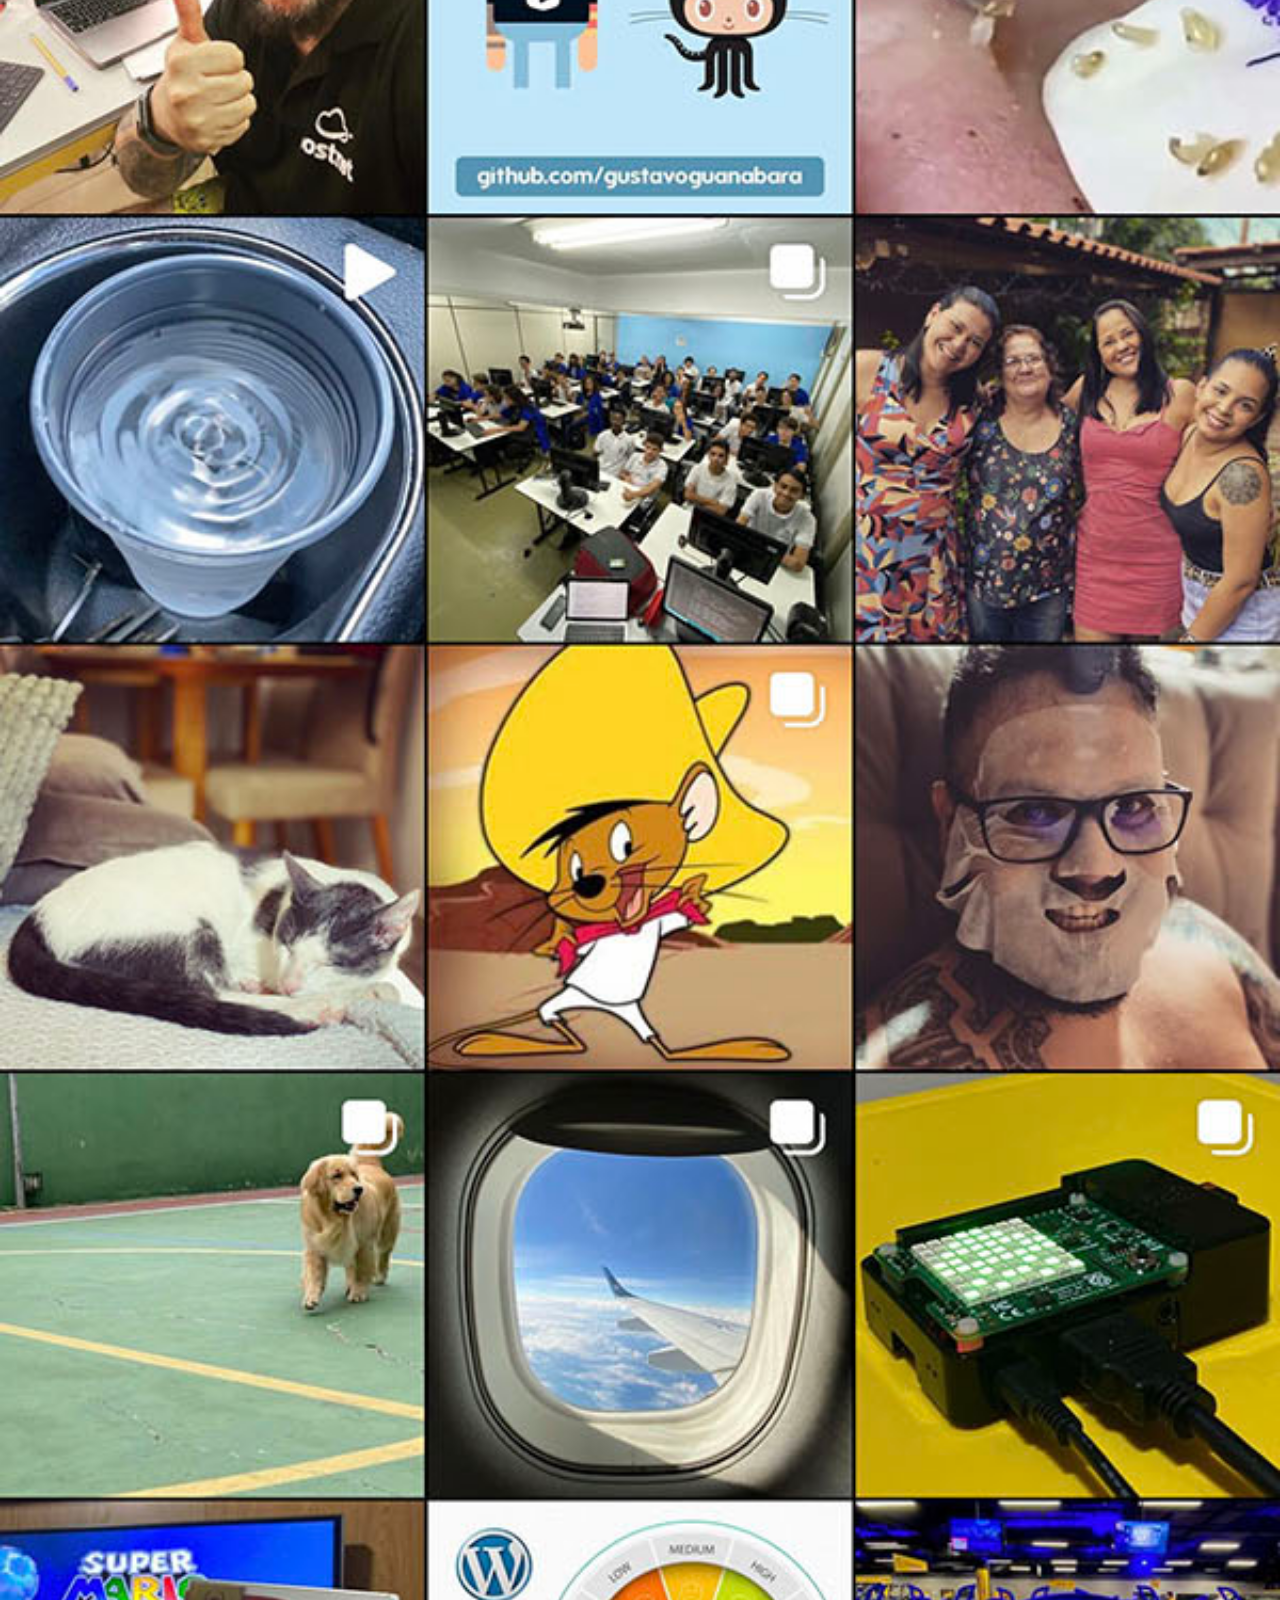
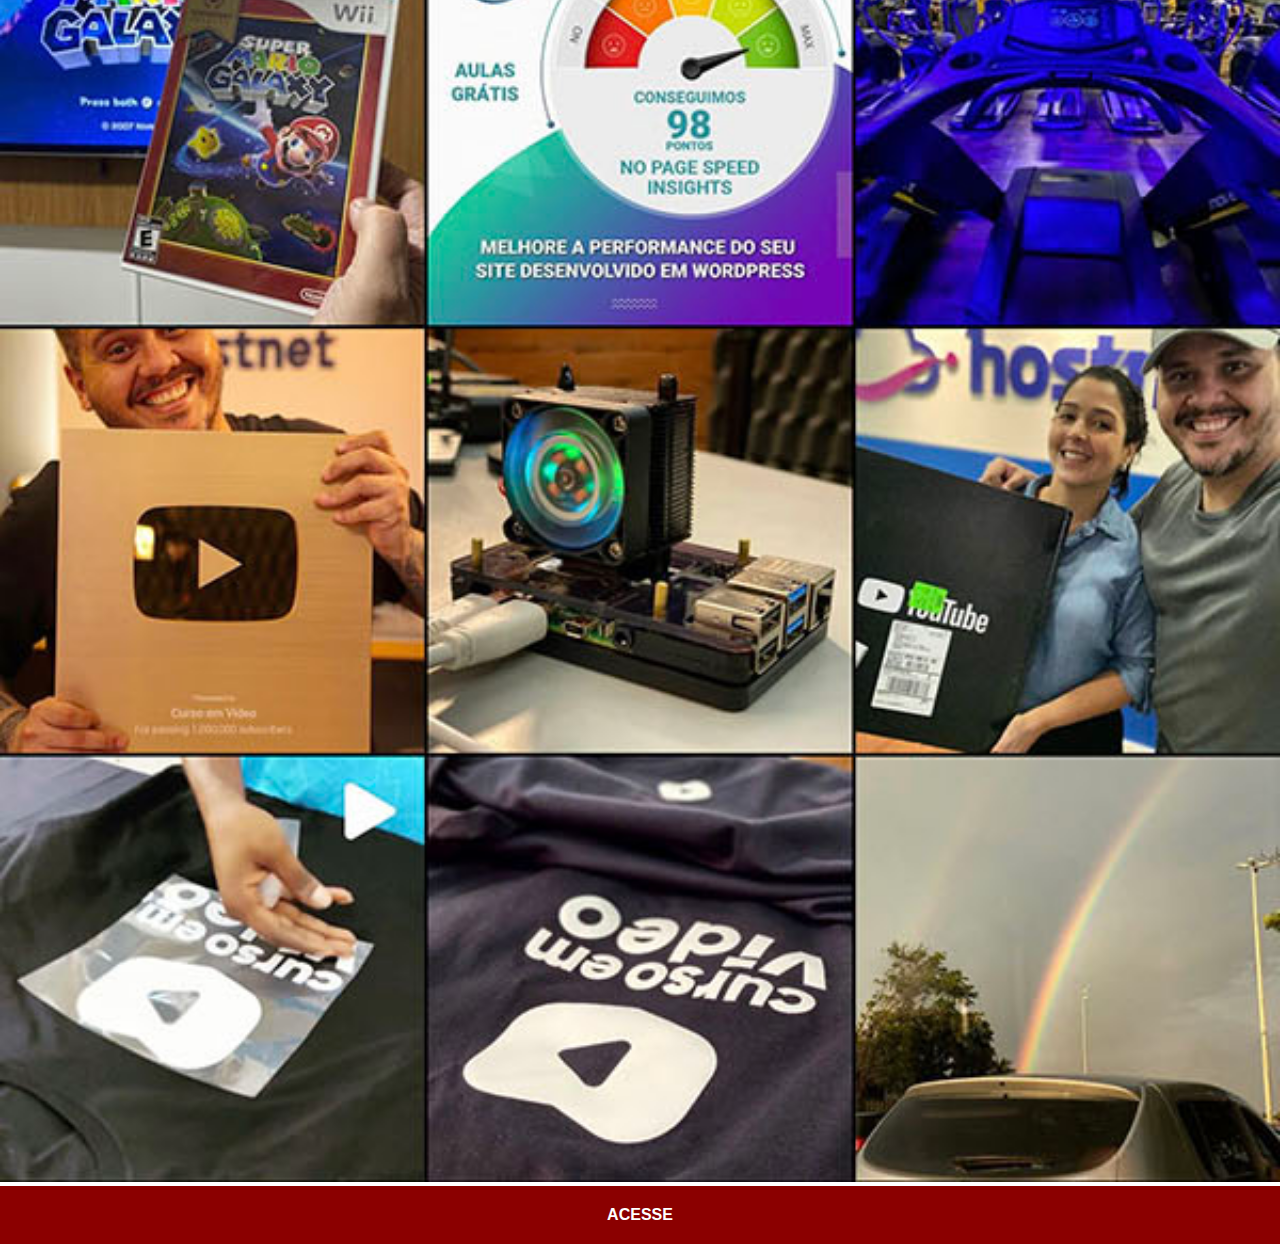
<file: instagram.html>
<!DOCTYPE html>
<html lang="pt-br">
<head>
    <meta charset="UTF-8">
    <meta http-equiv="X-UA-Compatible" content="IE=edge">
    <meta name="viewport" content="width=device-width, initial-scale=1.0">
    <link rel="stylesheet" href="styles/social.css">
    <title>Instagram</title>
</head>
<body>
    <img src="imagens/tela-instagram.jpg" alt="Instagram">
    <a href="https://www.instagram.com/gustavoguanabara/">ACESSE</a>
</body>
</html>
</file>
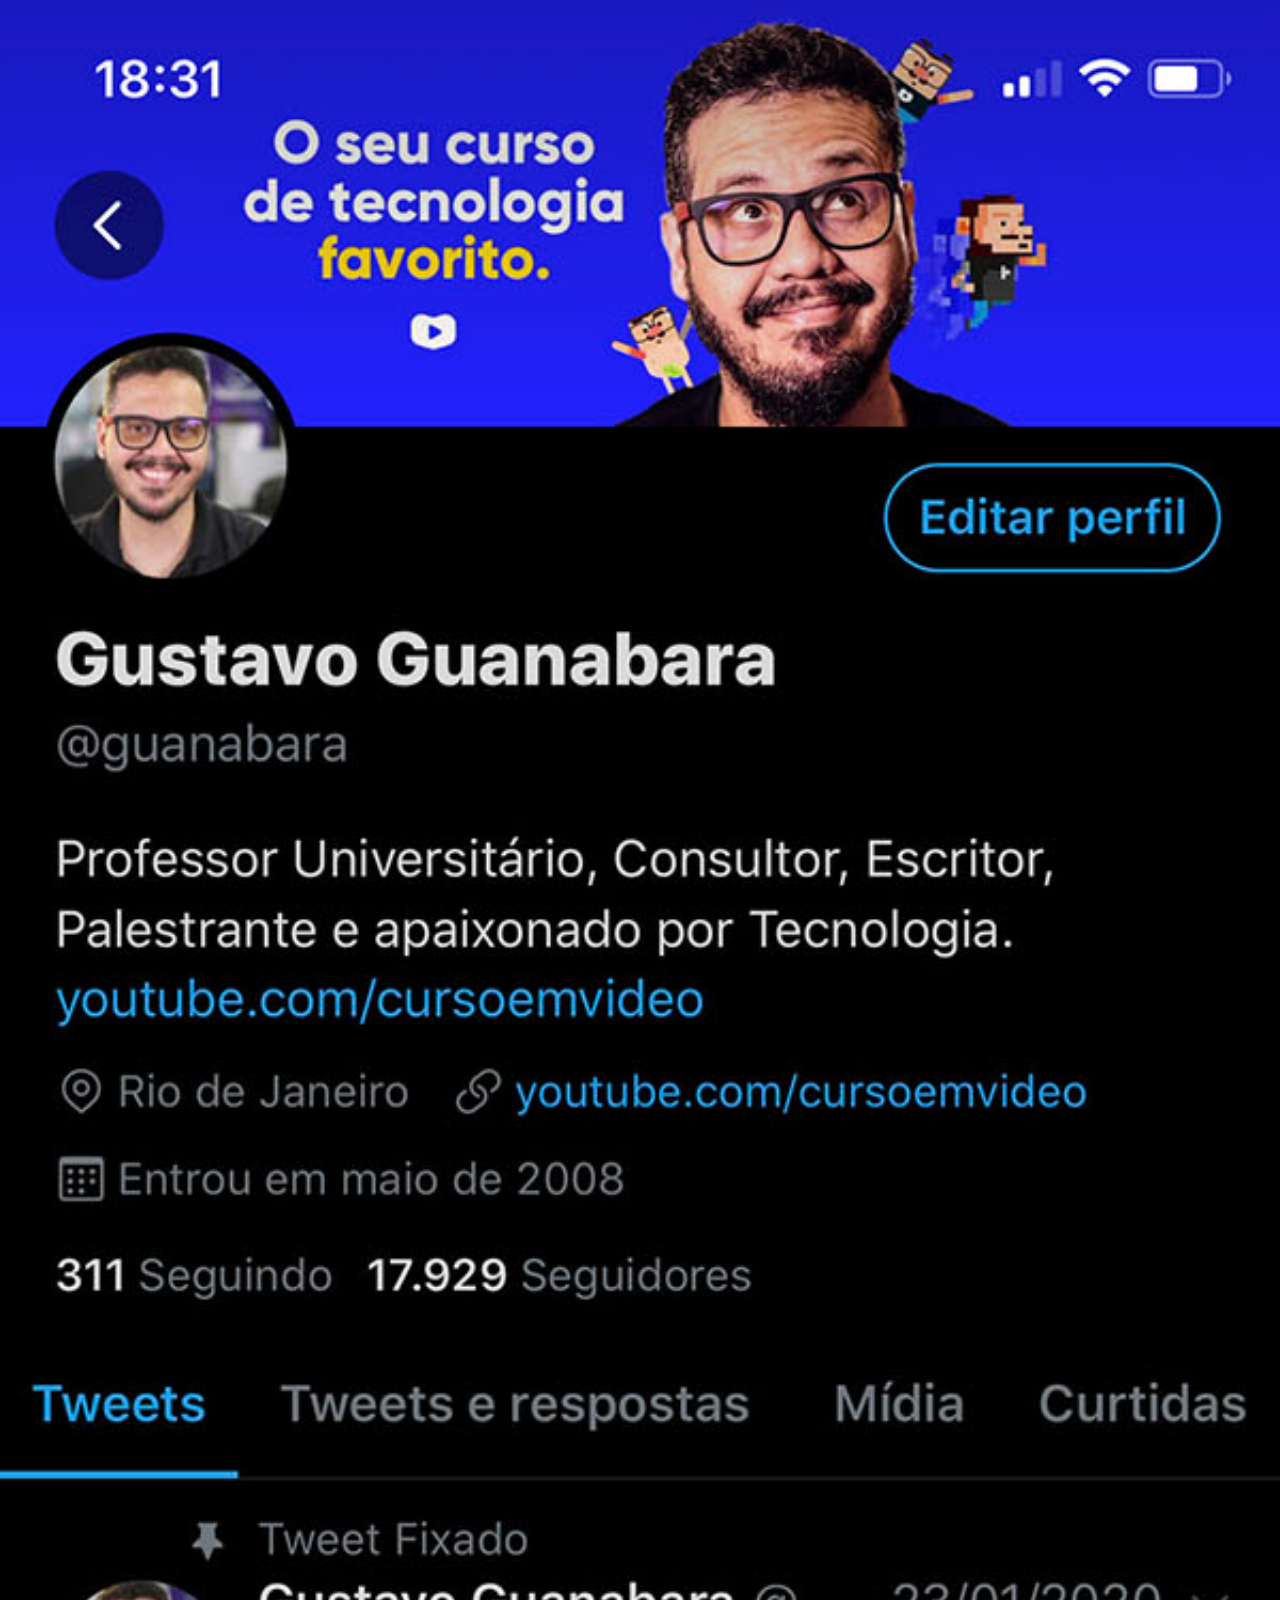
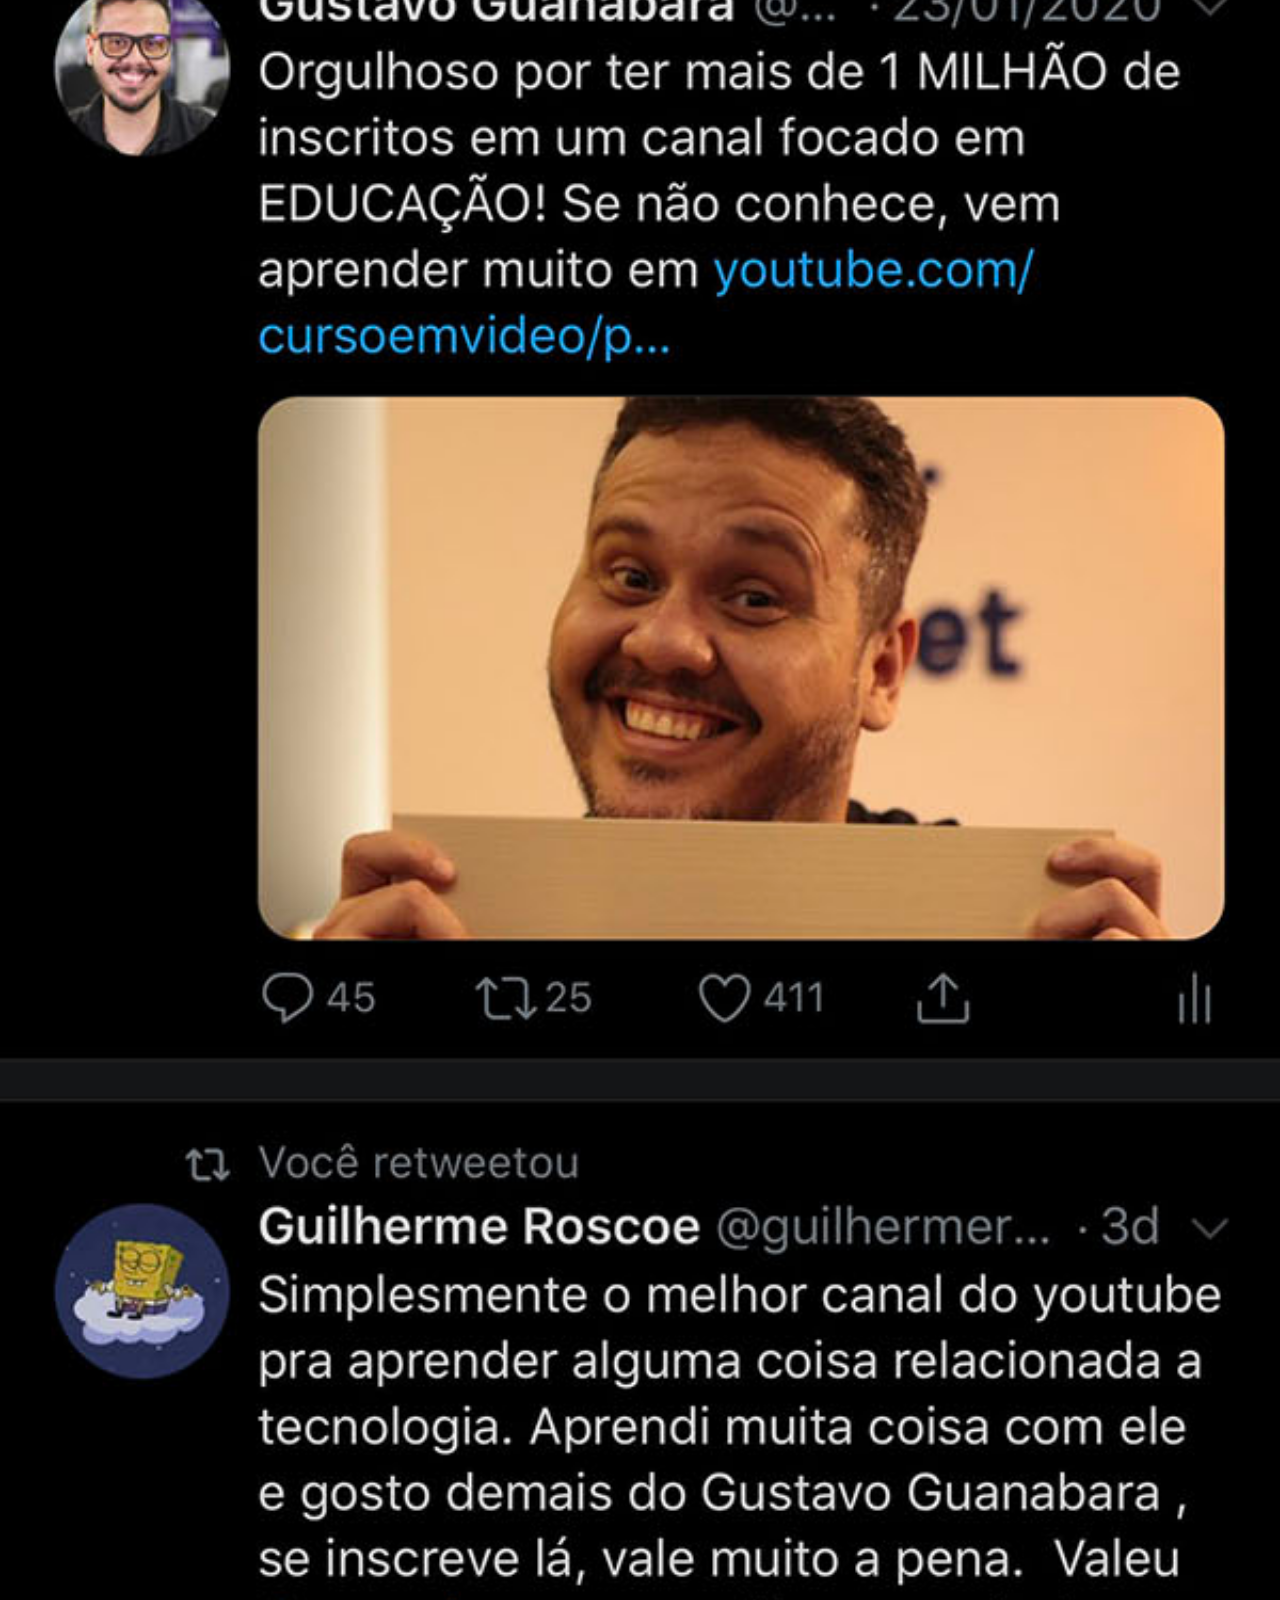
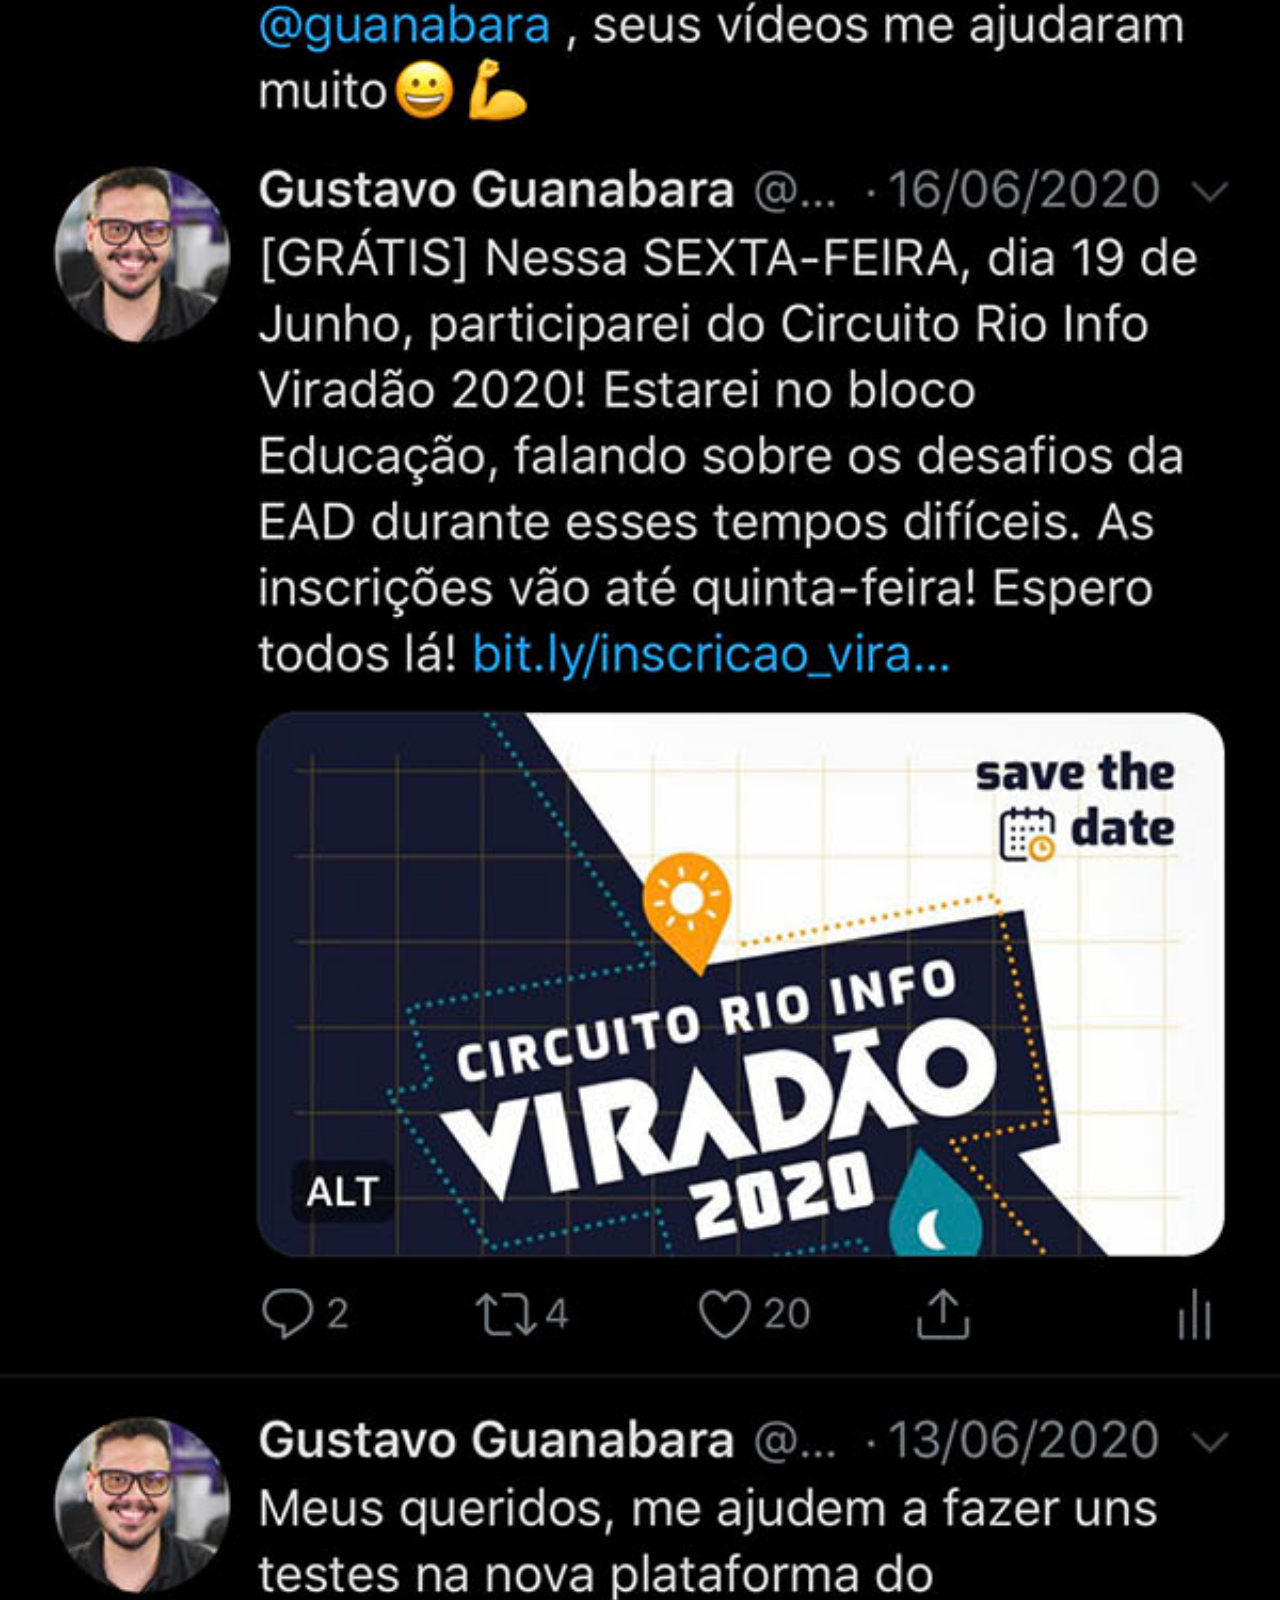
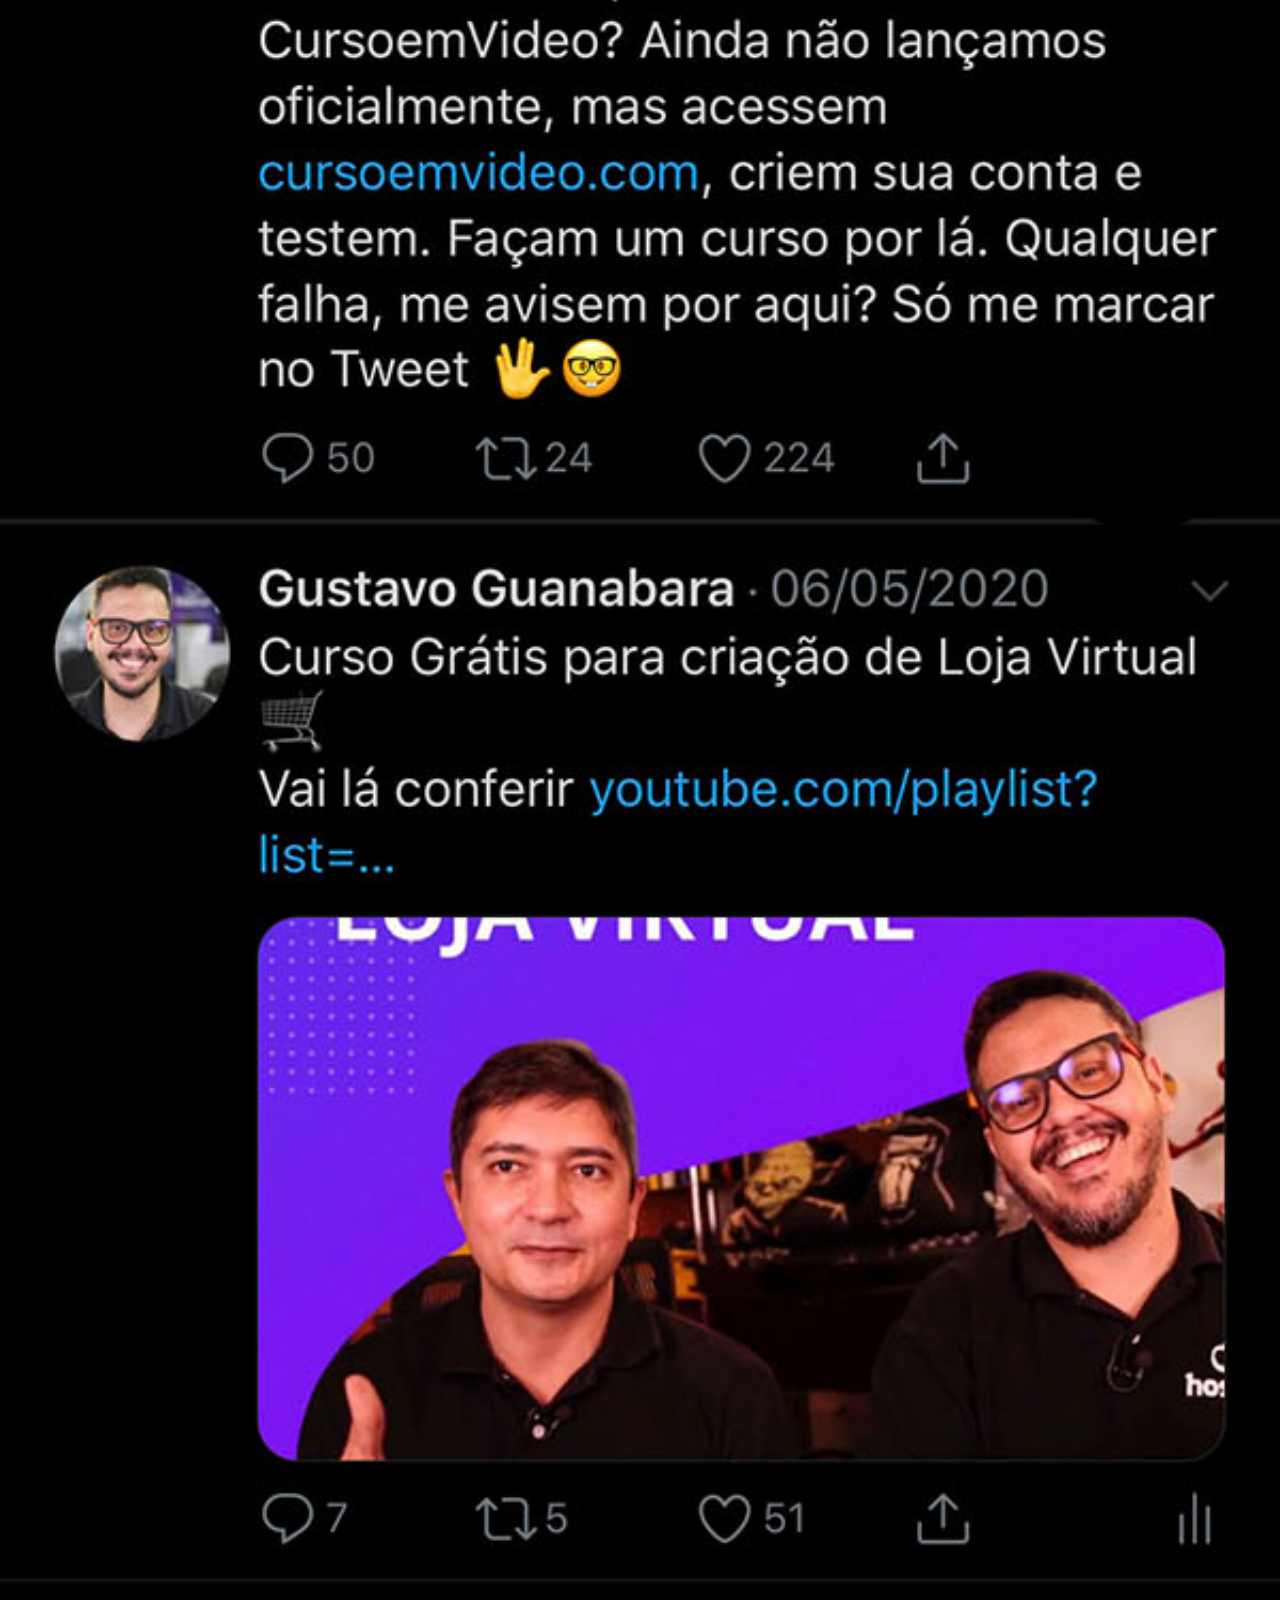
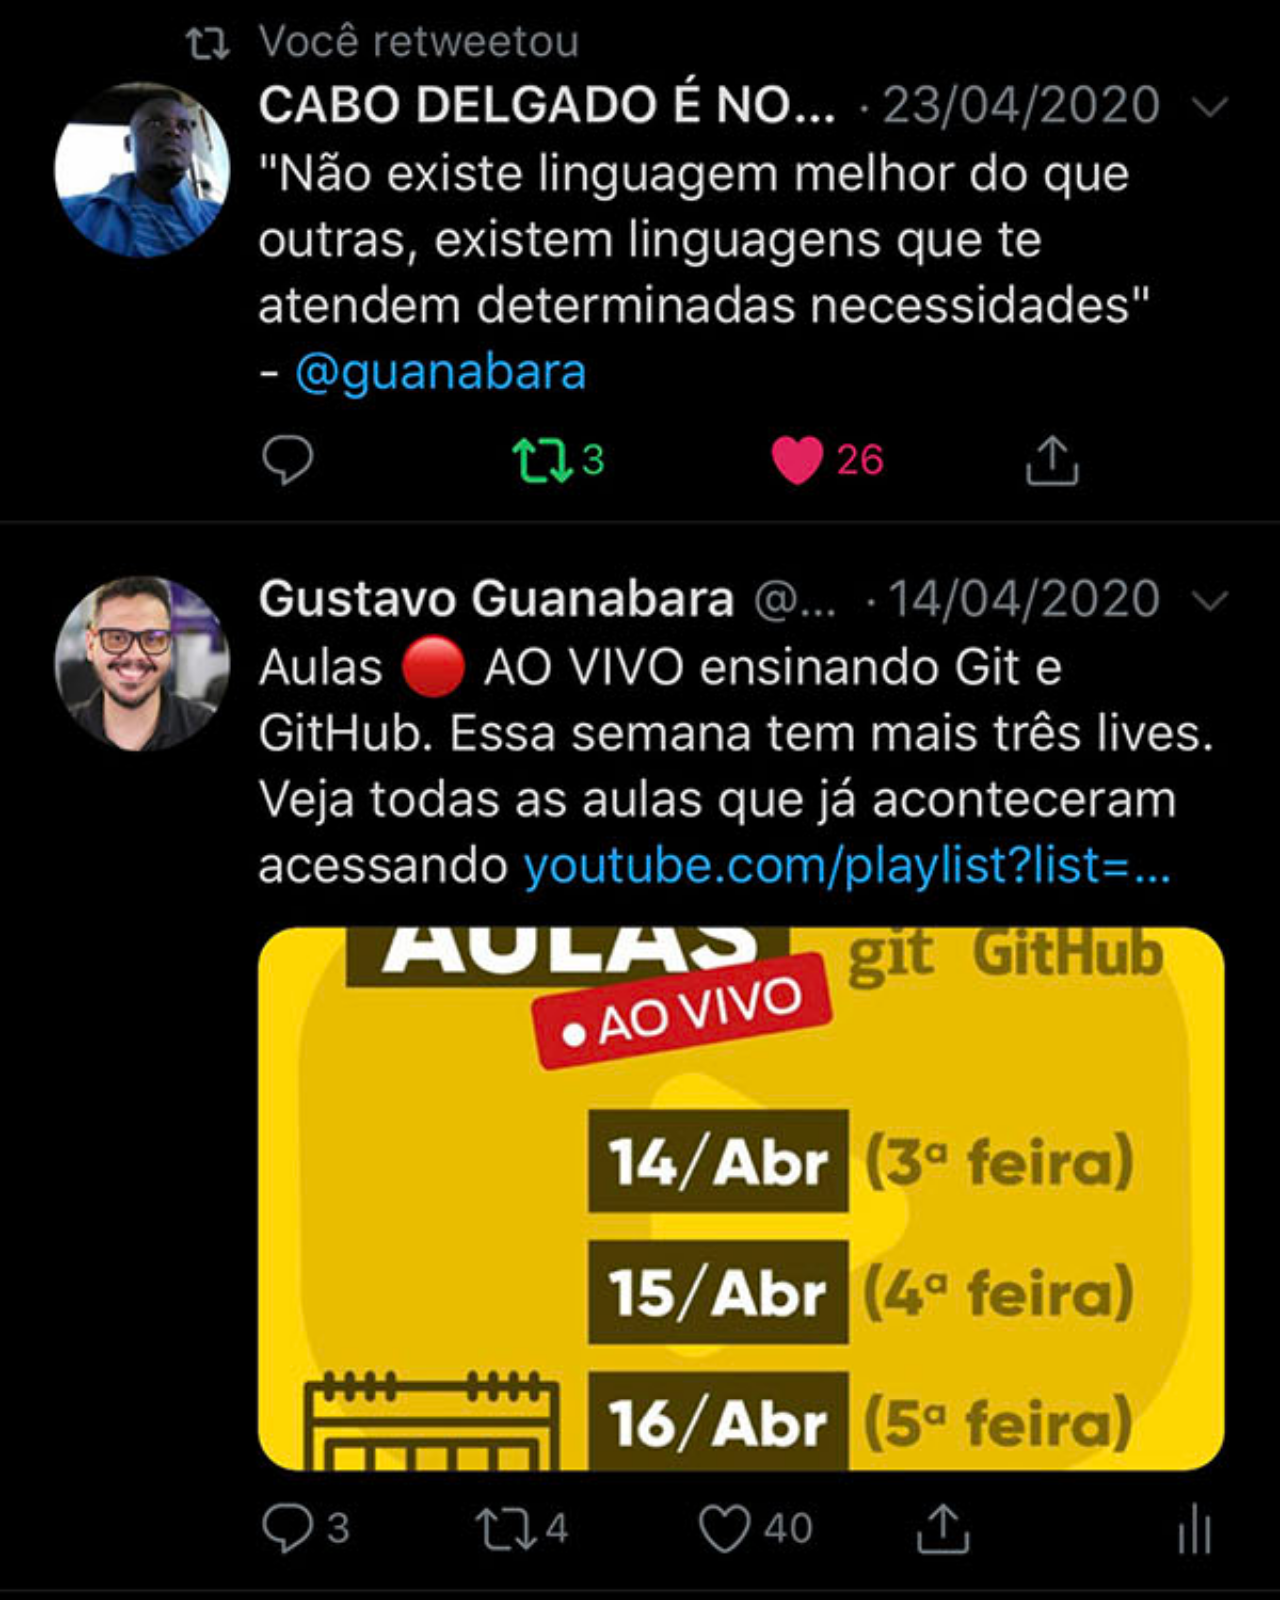
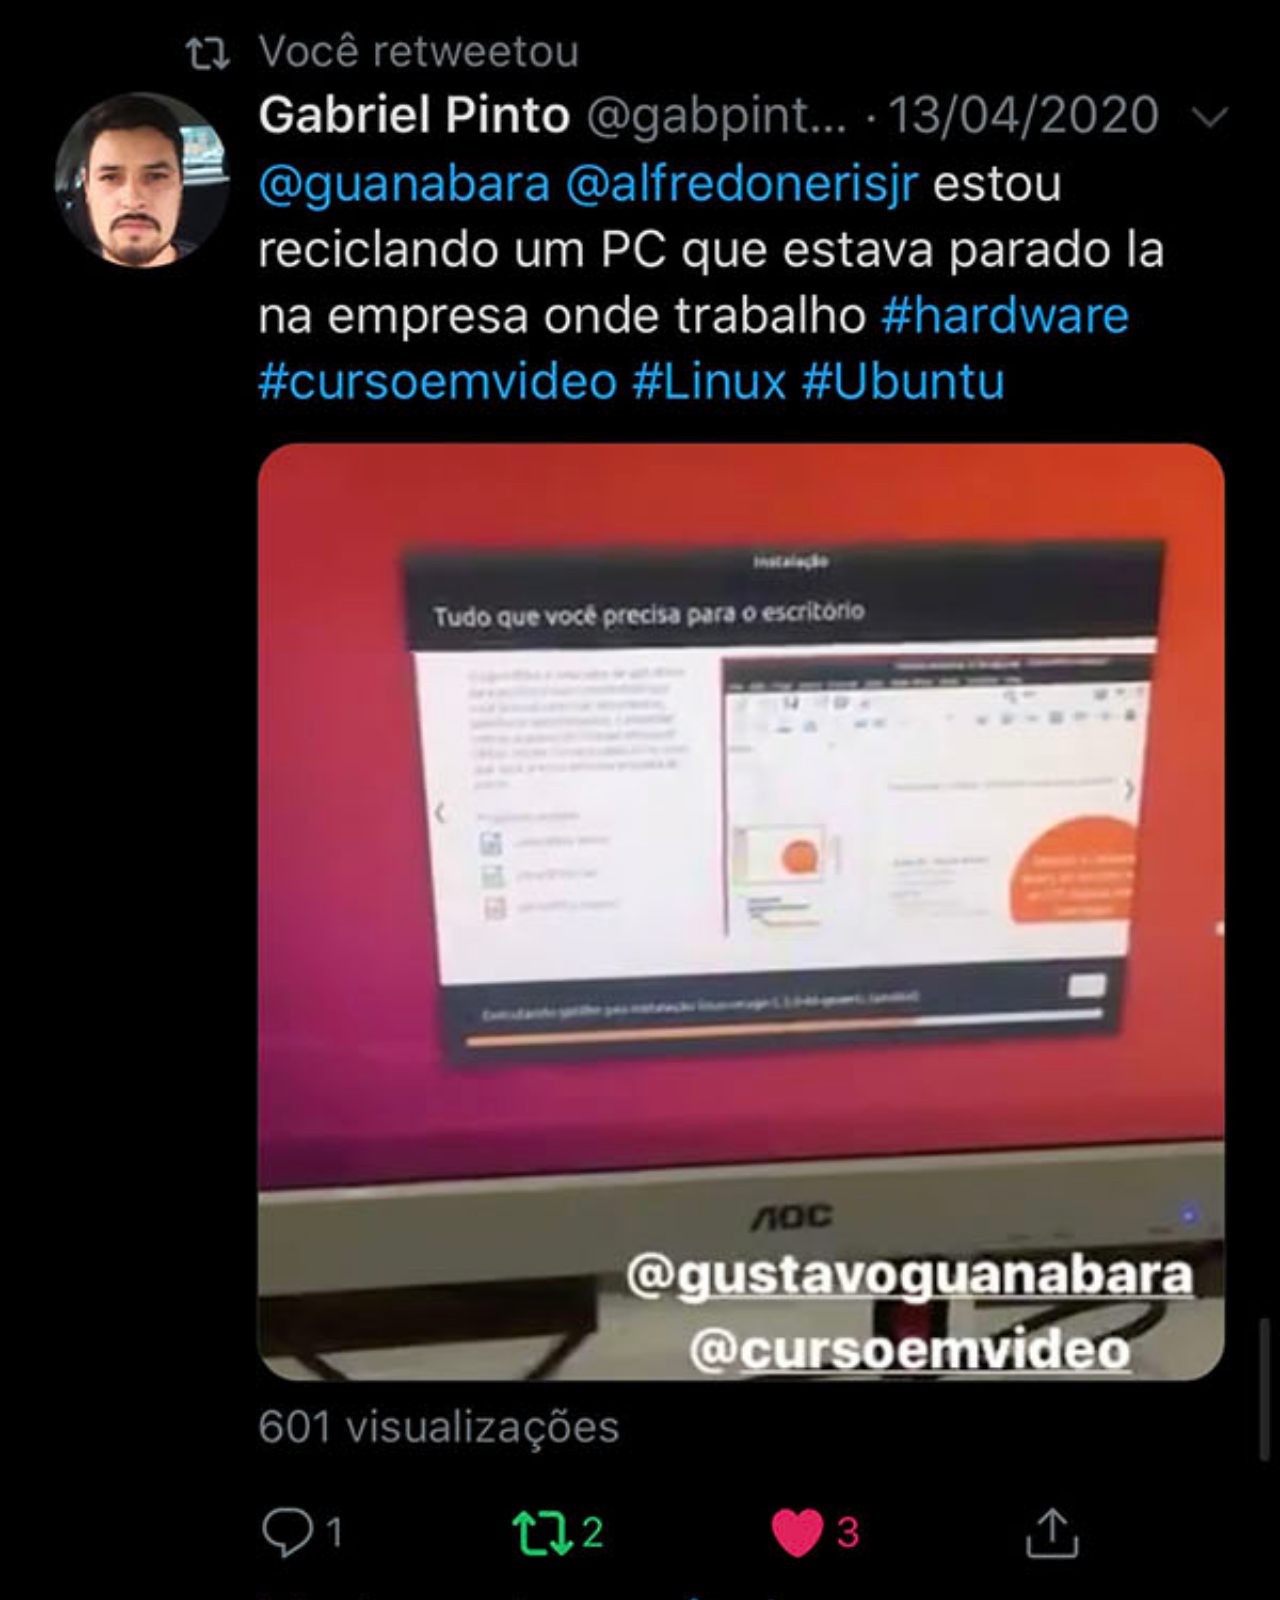
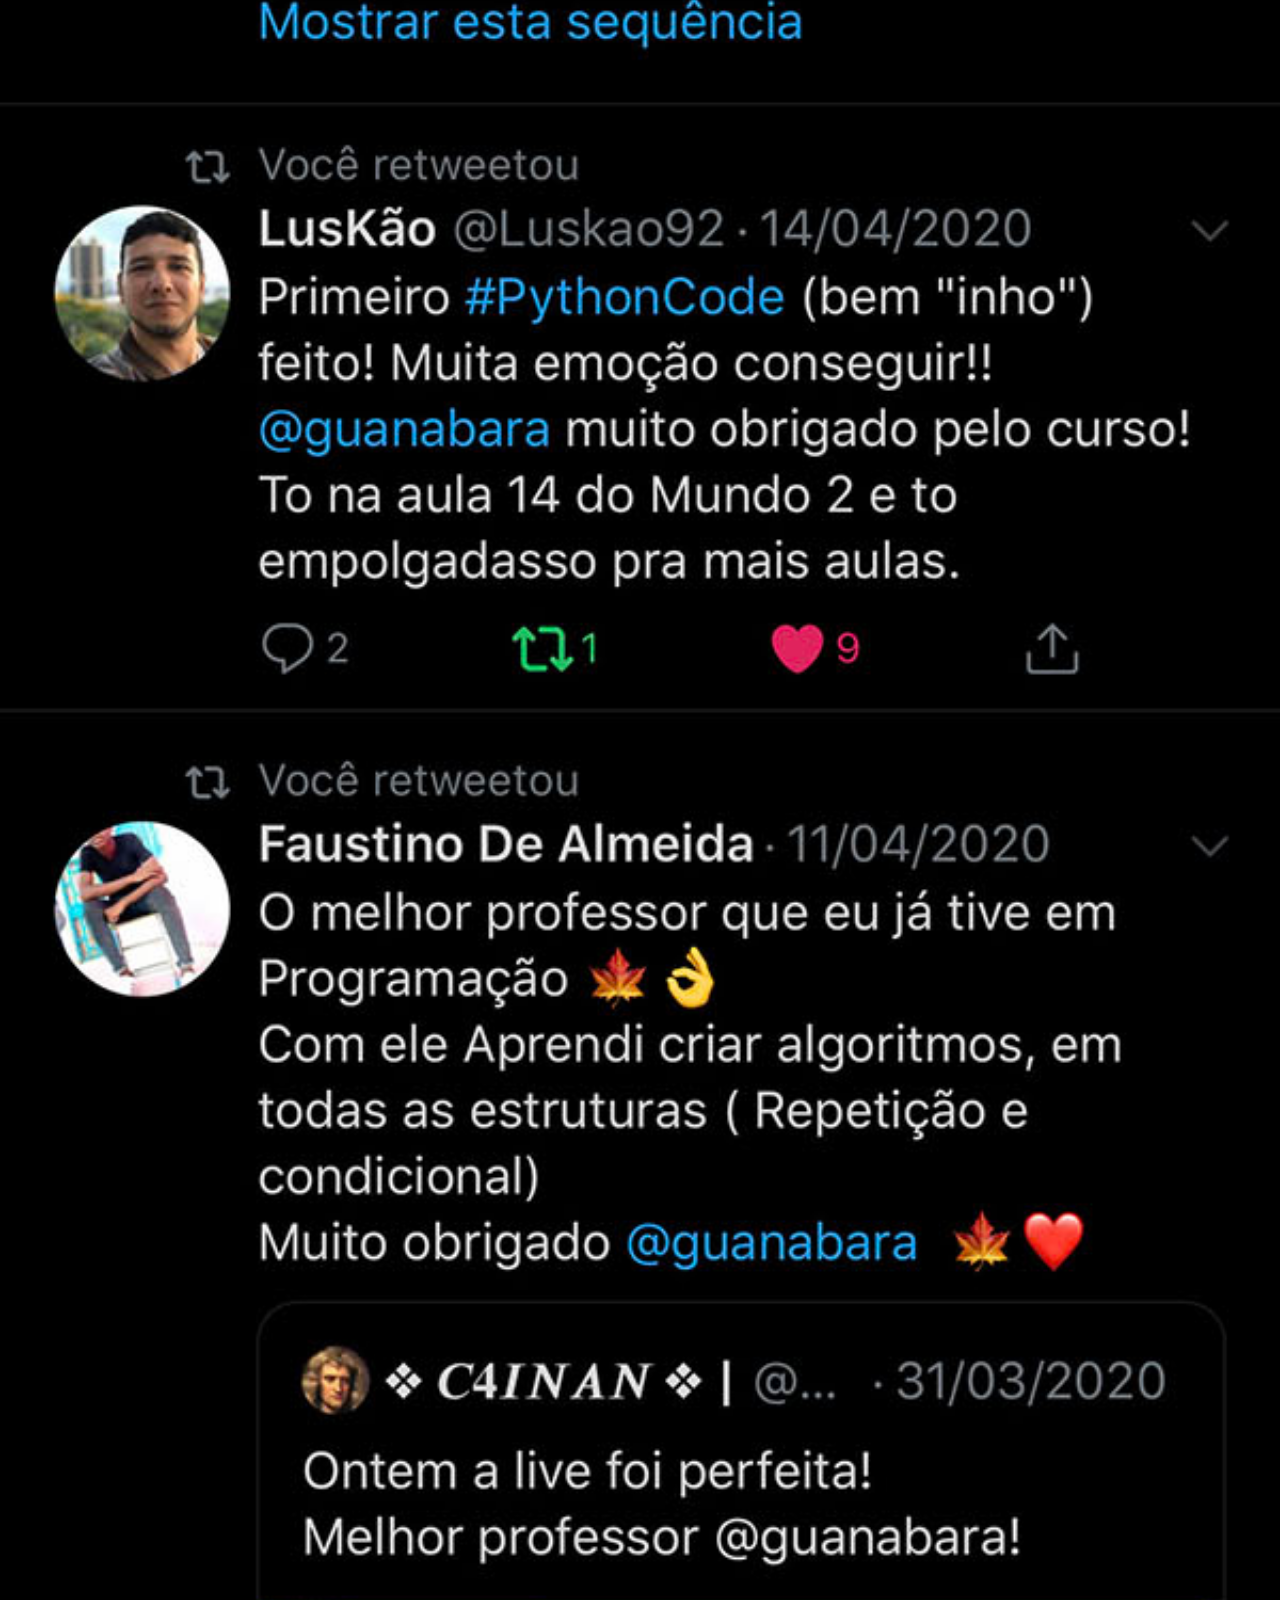
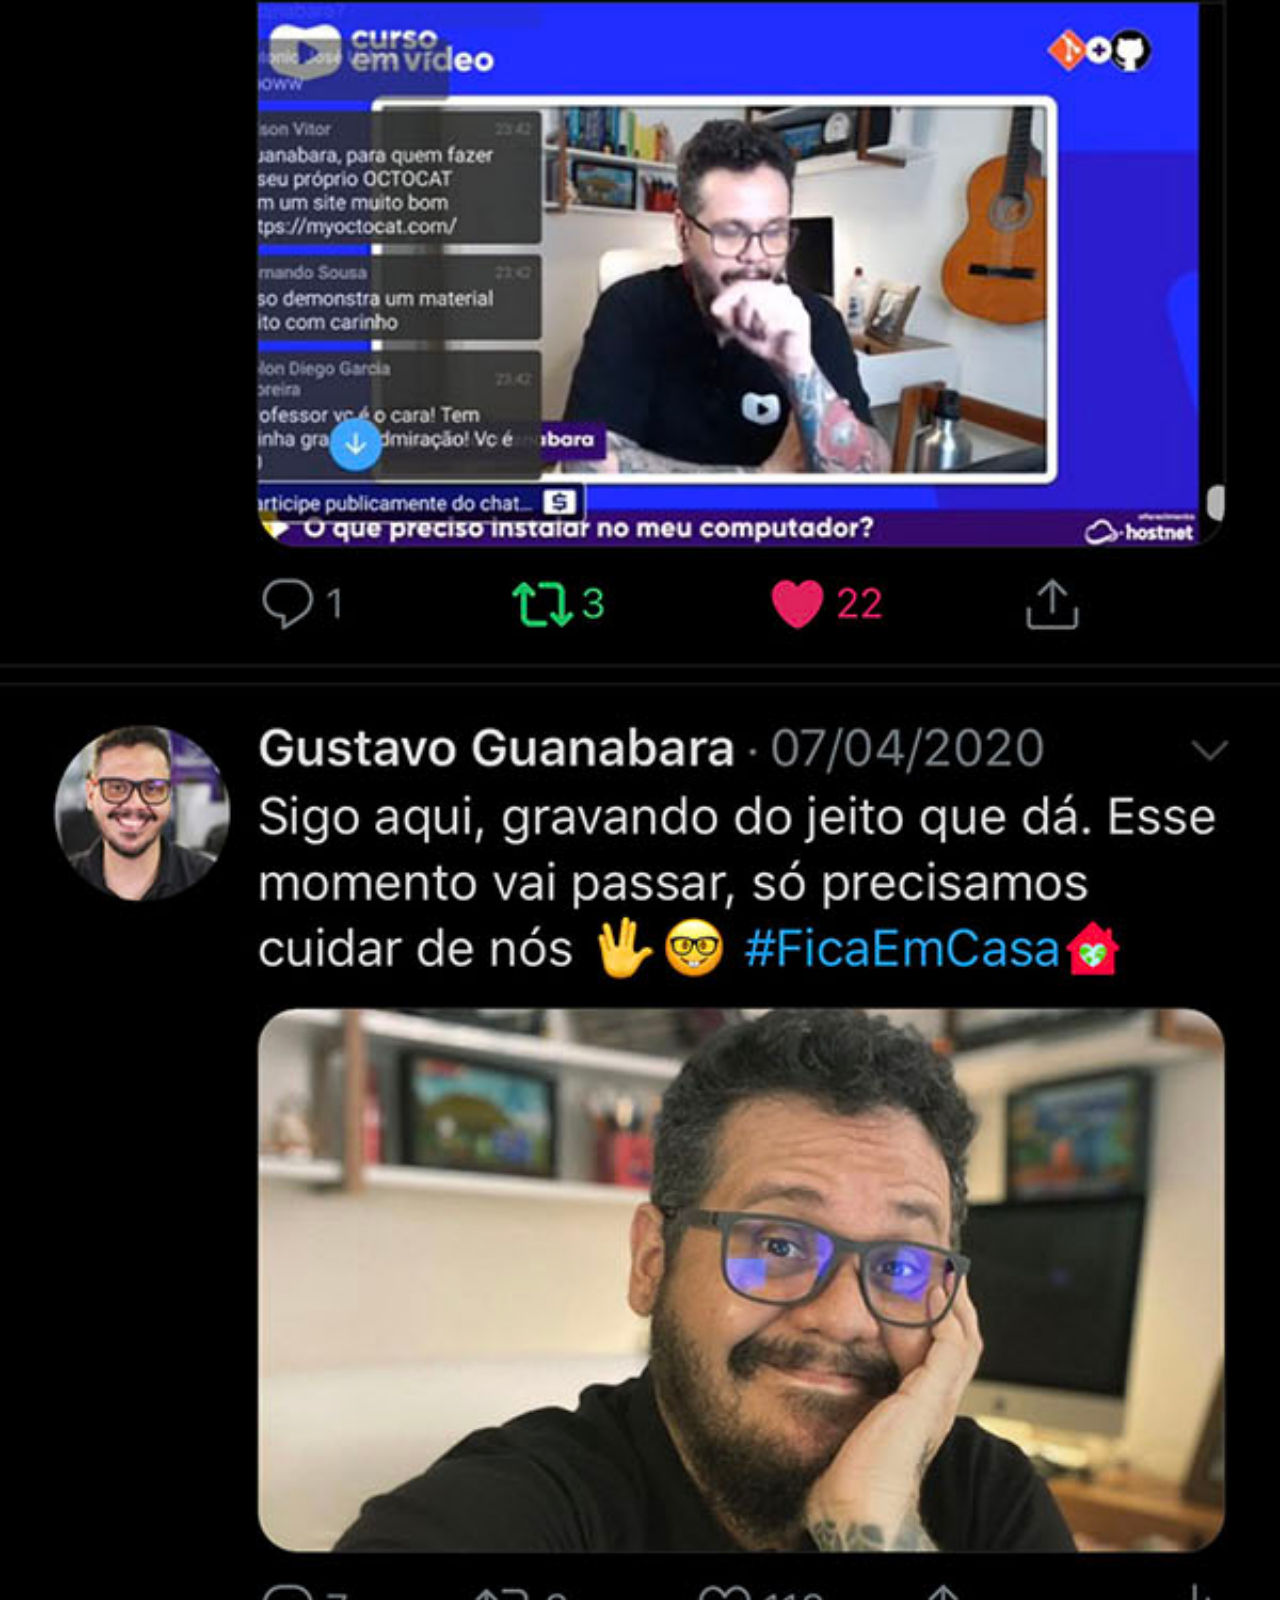
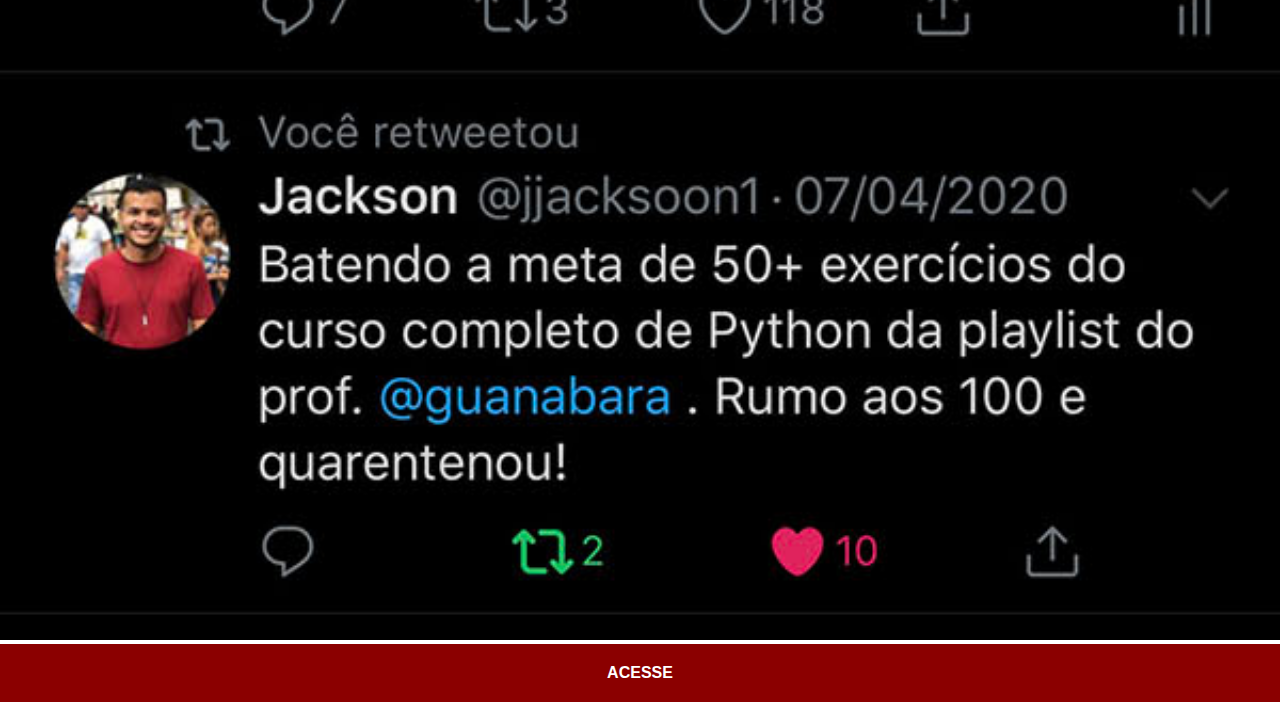
<file: twitter.html>
<!DOCTYPE html>
<html lang="pt-br">
<head>
    <meta charset="UTF-8">
    <meta http-equiv="X-UA-Compatible" content="IE=edge">
    <meta name="viewport" content="width=device-width, initial-scale=1.0">
    <link rel="stylesheet" href="styles/social.css">
    <title>Twitter</title>
</head>
<body>
    <img src="imagens/tela-twitter.jpg" alt="Twitter">
    <a href="https://twitter.com/guanabara" target="_blank">ACESSE</a>
</body>
</html>
</file>
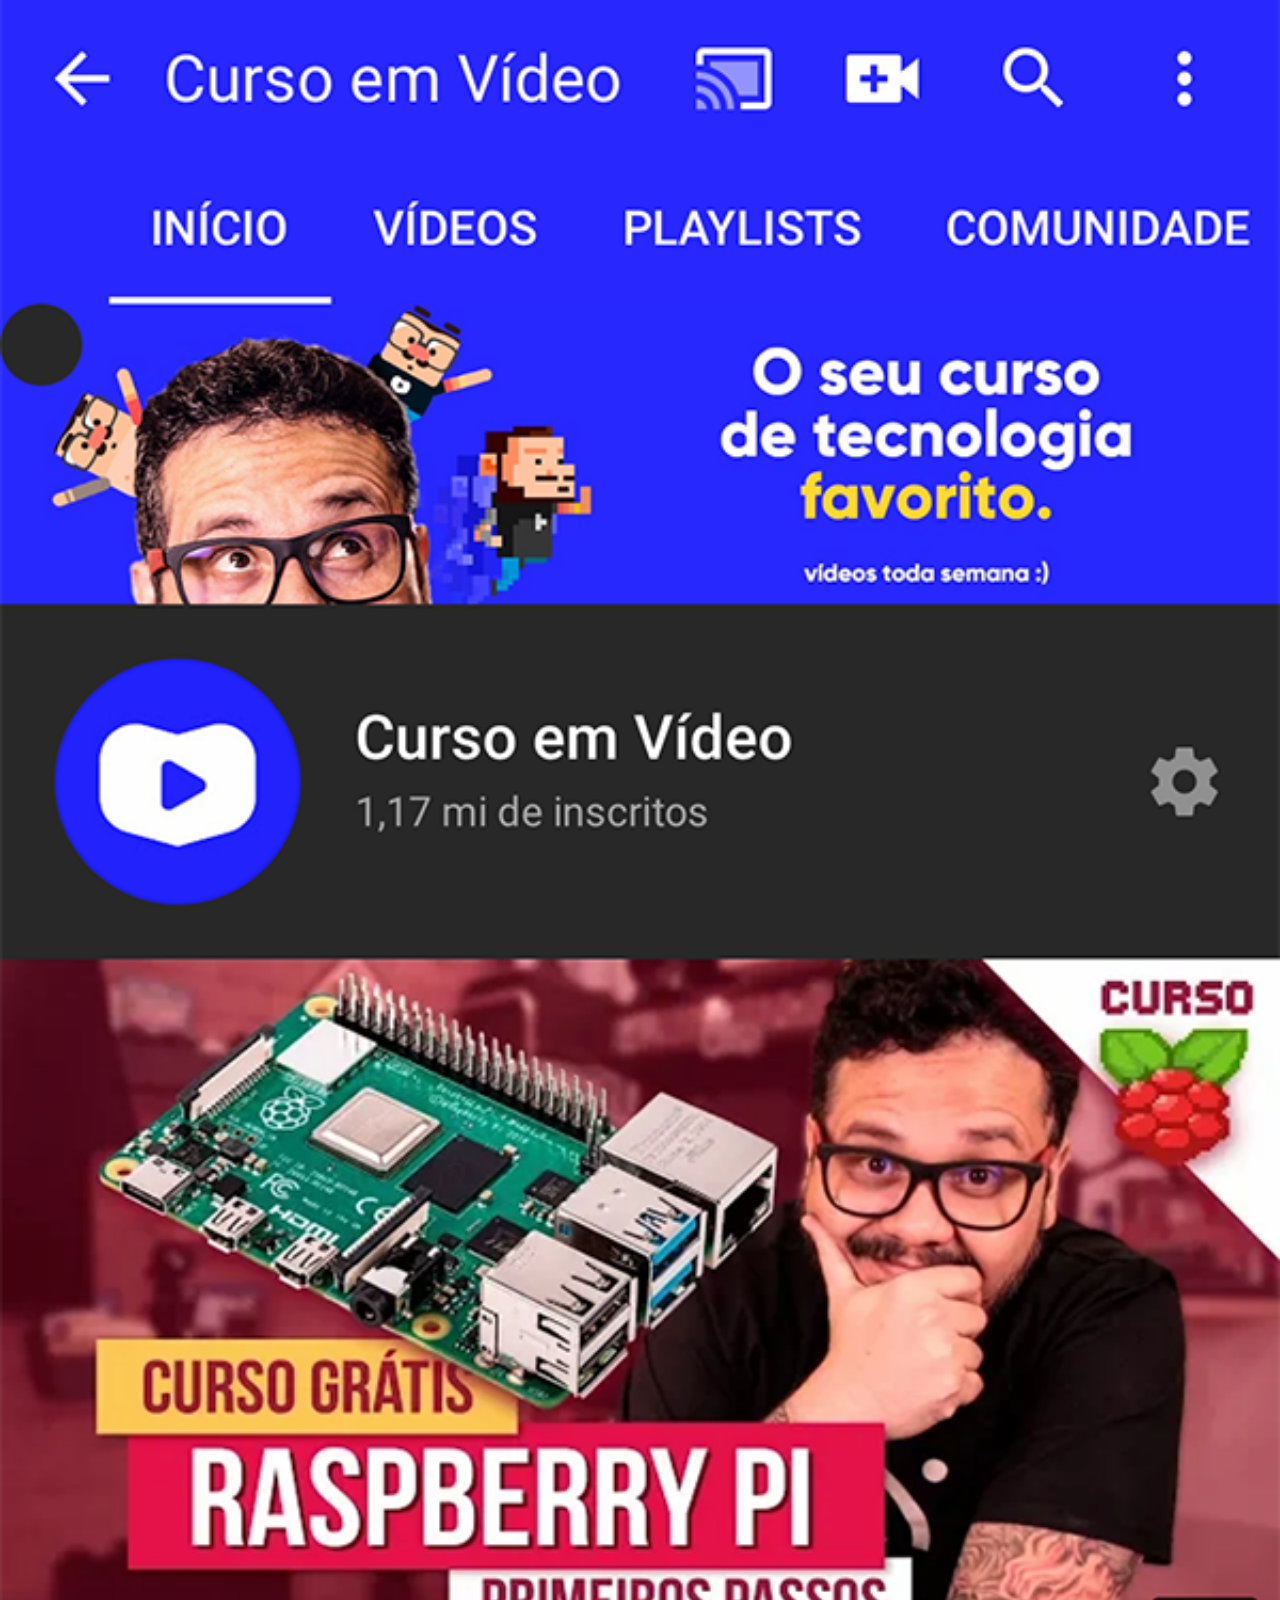
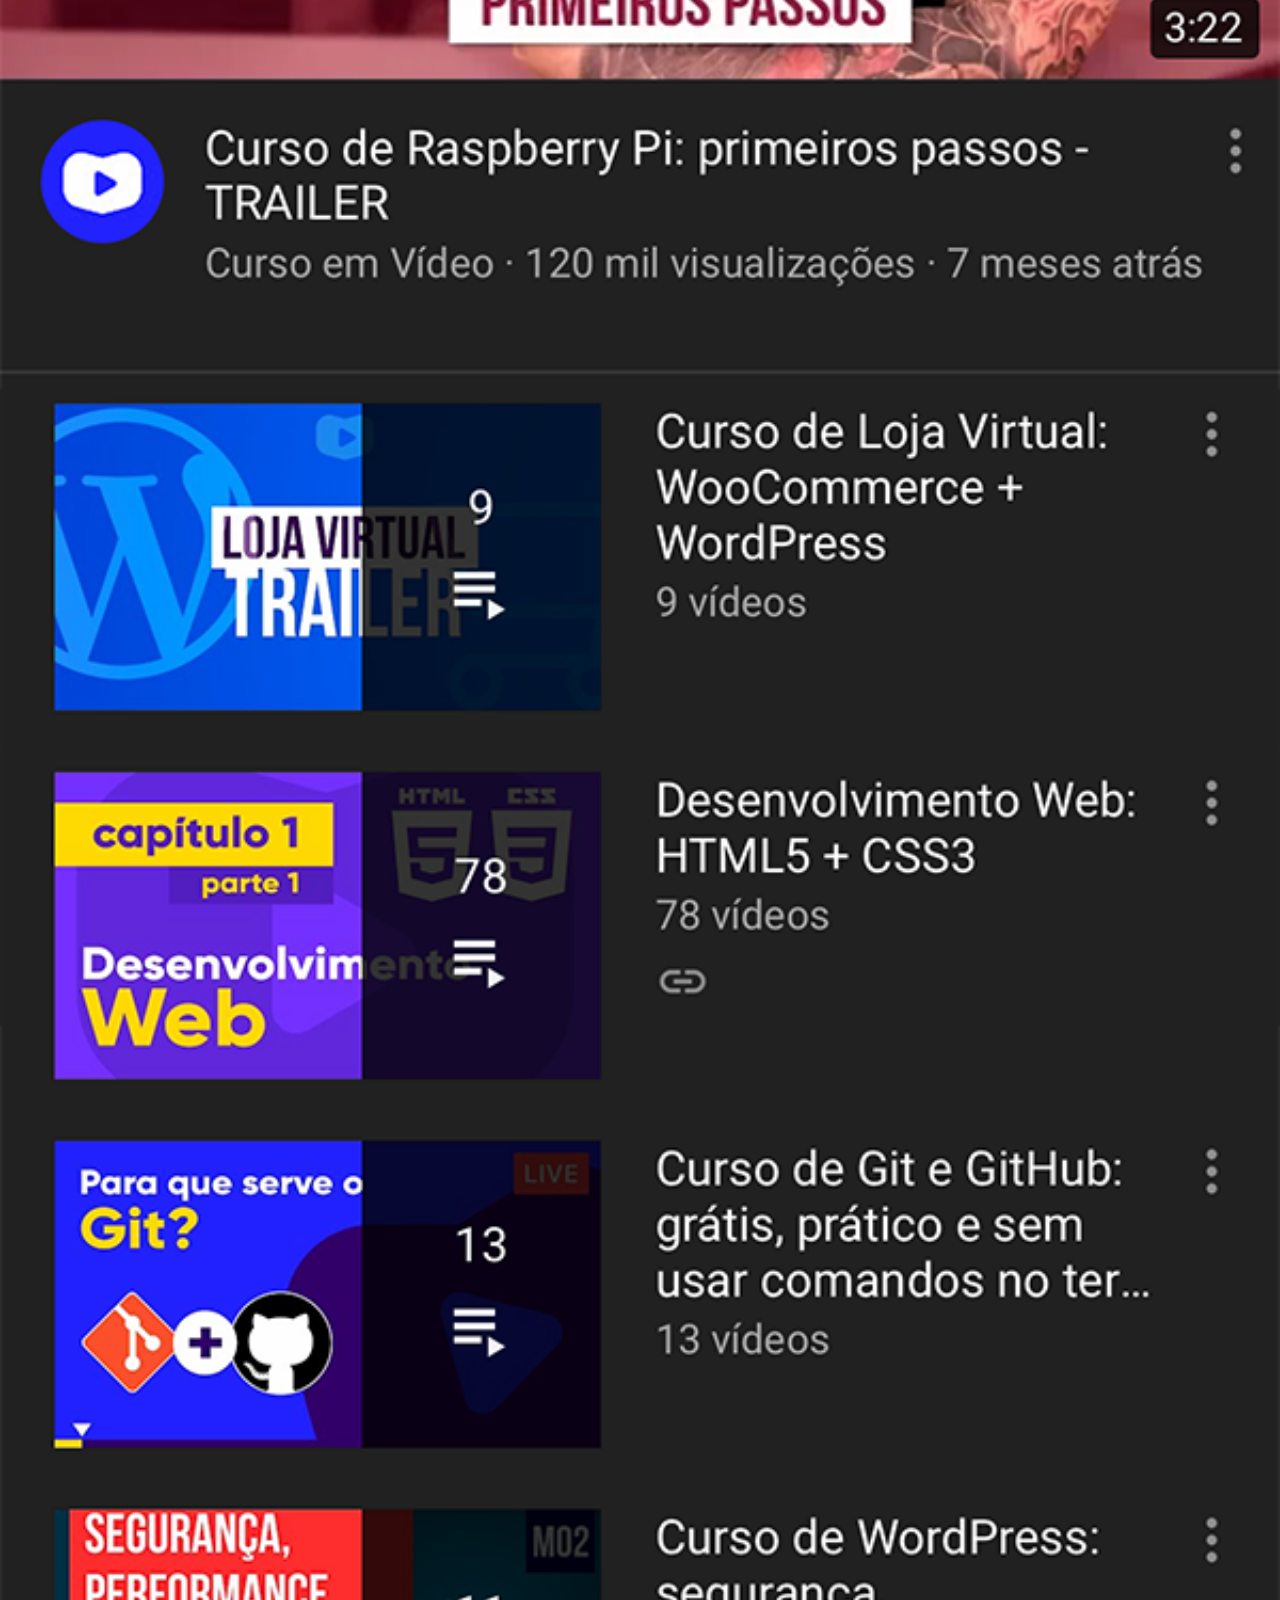
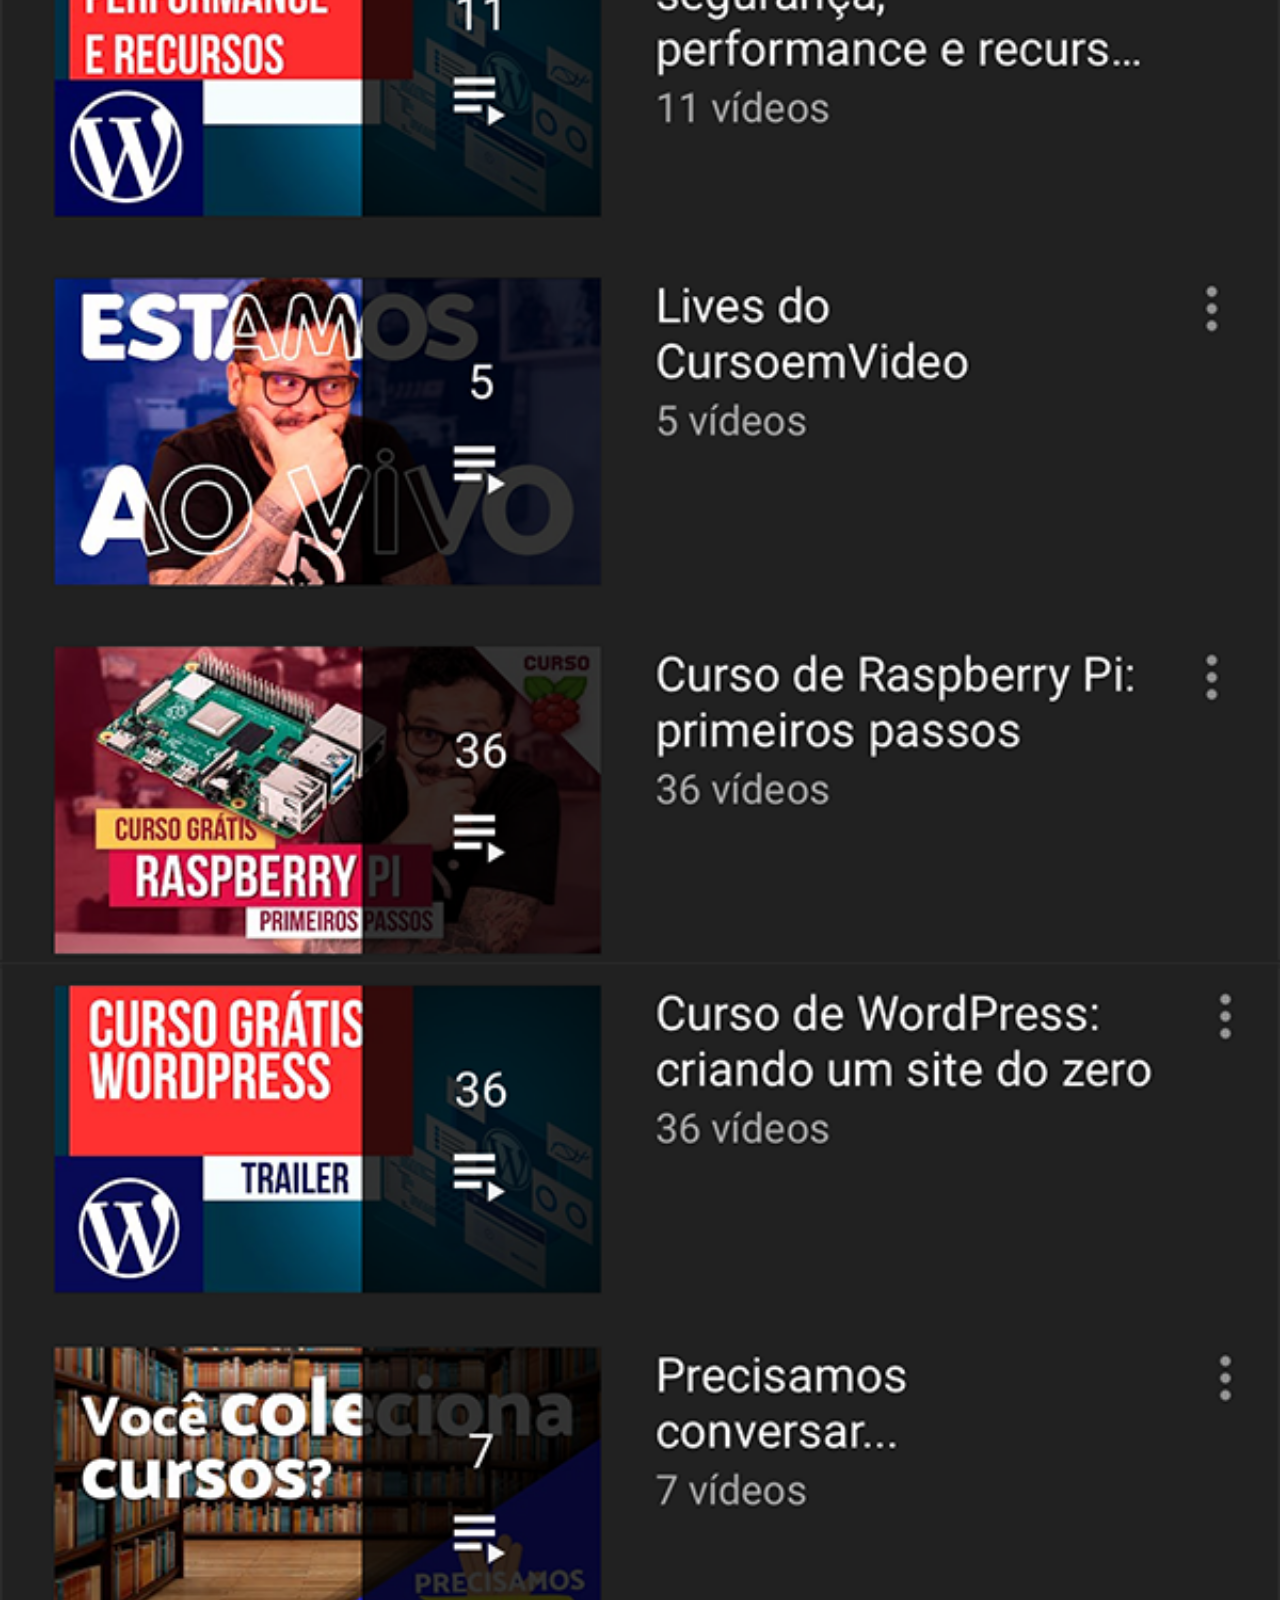
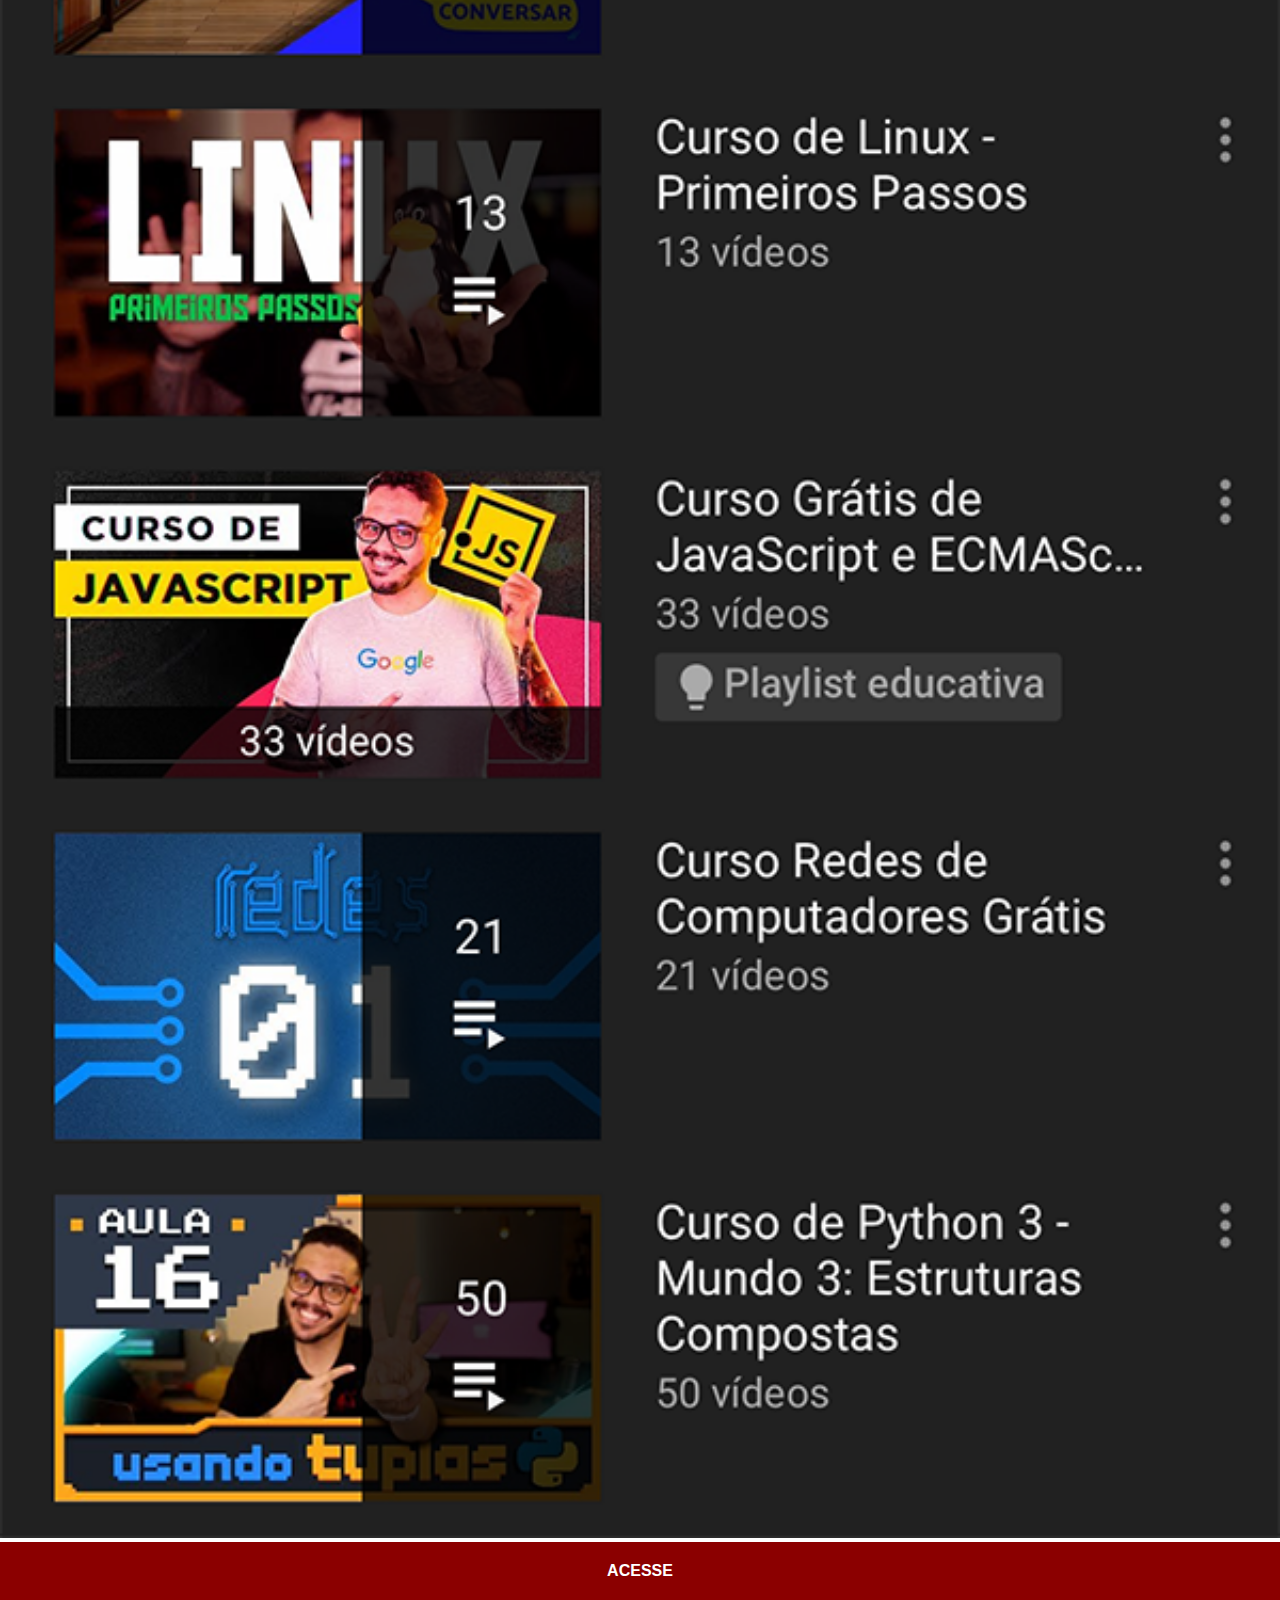
<file: youtube.html>
<!DOCTYPE html>
<html lang="pt-br">
<head>
    <meta charset="UTF-8">
    <meta http-equiv="X-UA-Compatible" content="IE=edge">
    <meta name="viewport" content="width=device-width, initial-scale=1.0">
    <link rel="stylesheet" href="styles/social.css">
    <title>Youtube</title>
</head>
<body>
    <img src="imagens/tela-youtube.png" alt="Youtube">
    <a href="https://www.youtube.com/user/cursoemvideo/playlist" target="_blank">ACESSE</a>
</body>
</html>
</file>
<file: styles/style.css>
* {
    margin: 0px;
    padding: 0px;
    font-family: Arial, Helvetica, sans-serif;
}

html, body {
    height: 100vh;
    width: 100vw;
}

body {
    background: url('../imagens/fundo-madeira.jpg') no-repeat top center;
    background-size: cover;
    background-attachment: fixed;
}

main {
    height: 100vh;
    position: relative;
}

#telefone {
    position: absolute;
    top: 50%;
    left: 50%;
    transform: translate(-50%, -50%);

    height: 627px;
    width: 310px;
    background: url('../imagens/frame-iphone.png')no-repeat;
}

#tela {
    position: relative;
    top: 80px;
    left: 22px;
    width: 268px;
    height: 472px;
}

#redes-sociais {
    text-align: right;
}

#redes-sociais img {
    width: 50px;
    margin: 10px;
    border-radius: 50%;
    box-shadow: 2px 2px 5px rgba(0, 0, 0, 0.400);
    box-sizing: border-box;
}

#redes-sociais img:hover {
    border: 2px solid rgba(255, 255, 255, 0.100);
    transform: translate(-3px, -3px);
    box-shadow: 4px 4px 10px rgba(0, 0, 0, 0.800);
    transition: transform .3s, border .6s;
}
</file>
<file: styles/social.css>
* {
    margin: 0px;
    padding: 0px;
    font-family: Arial, Helvetica, sans-serif;
}

::-webkit-scrollbar {
    width: 0px;
    height: 0px;
}

img {
    width: 100vw;
}

a {
    display: block;
    background-color: darkred;
    color: white;
    padding: 20px;
    text-align: center;
    font-weight: bolder;
    text-decoration: none;
}

a:hover {
    background-color: red;
    transition: 1s;
}
</file>
